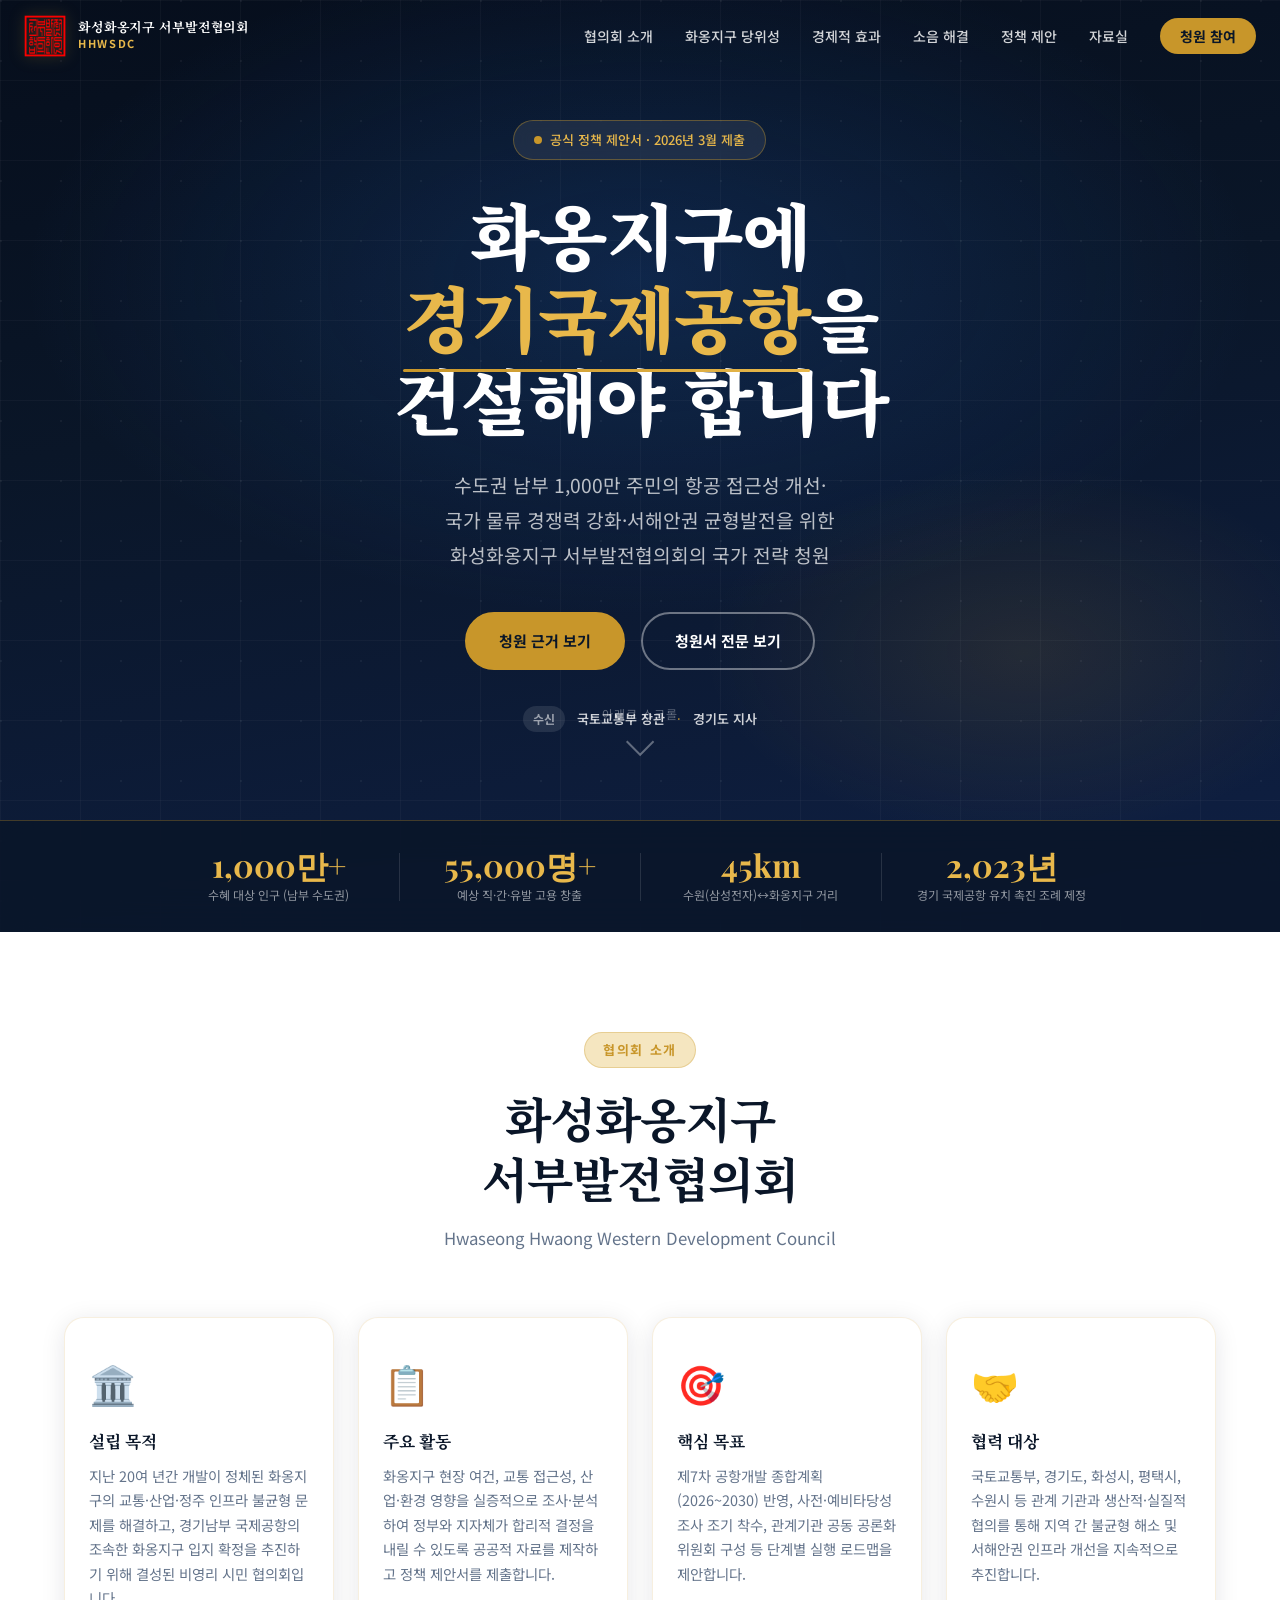
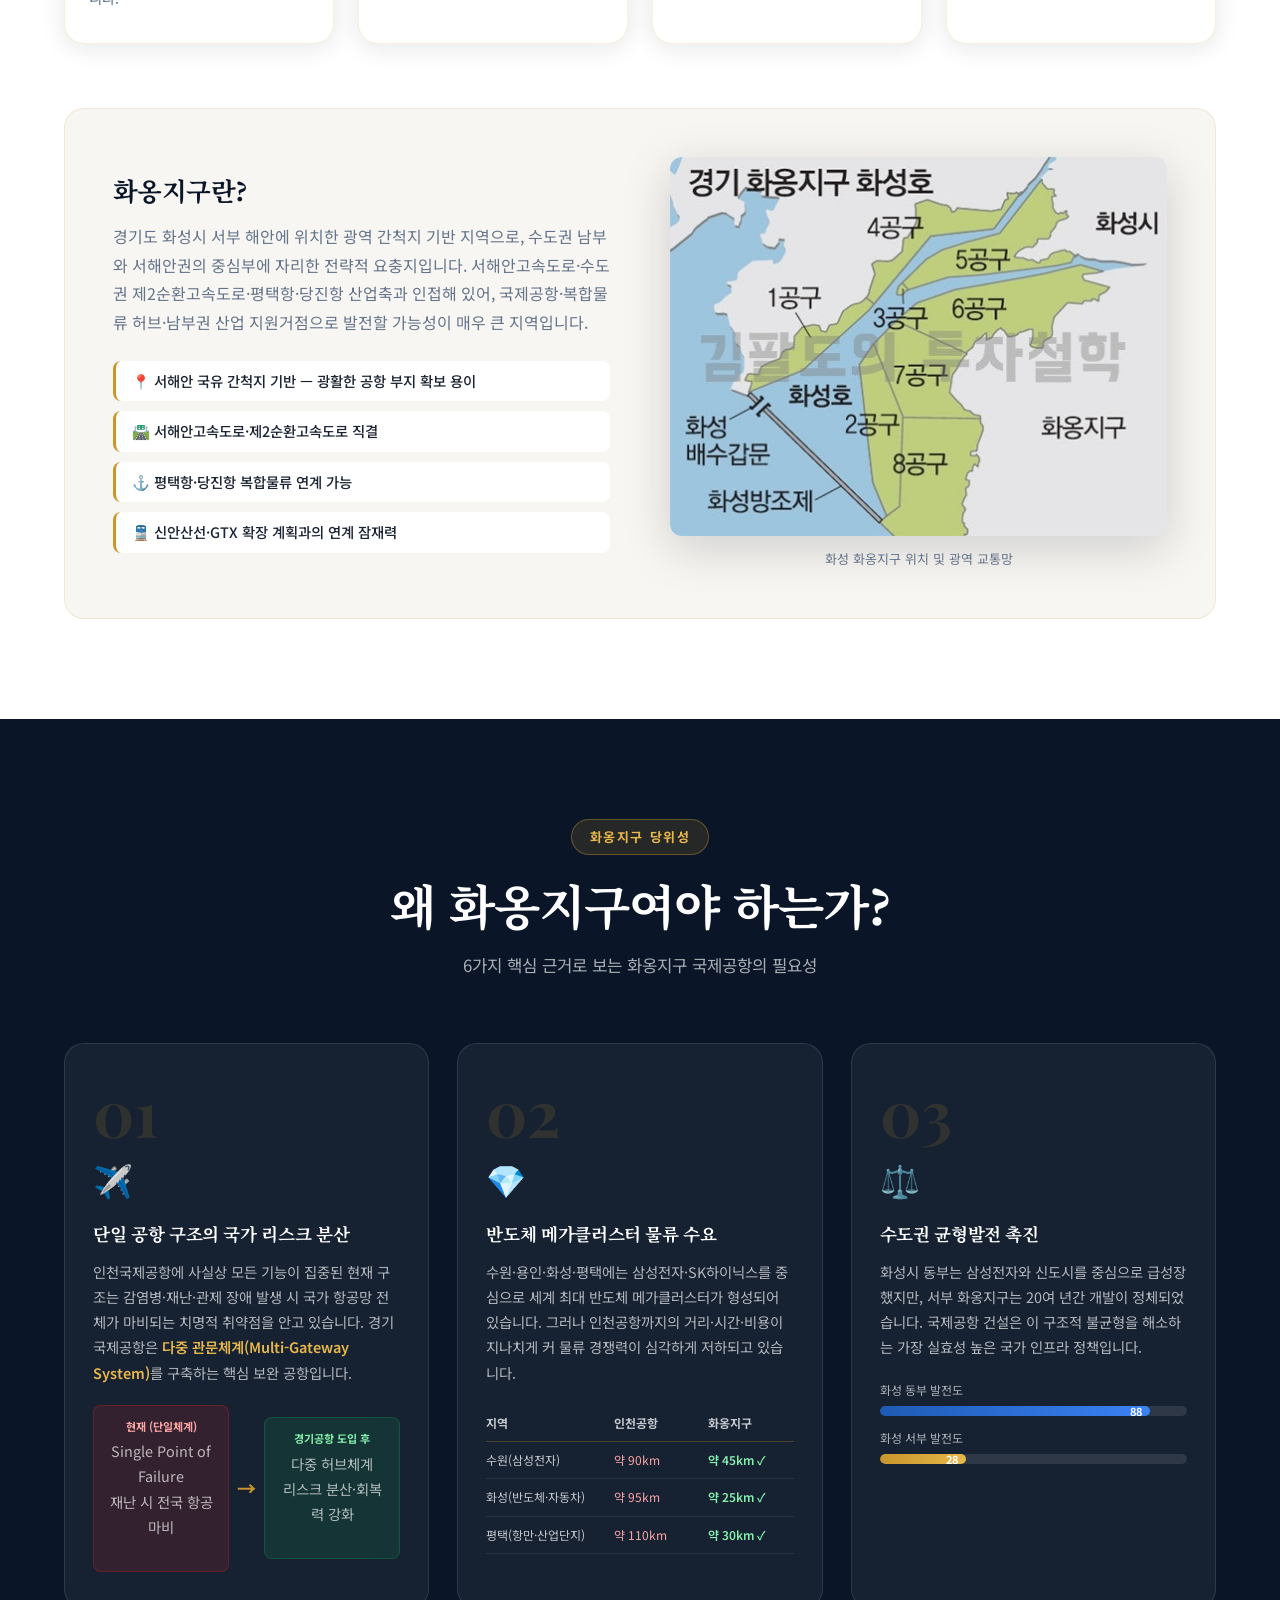
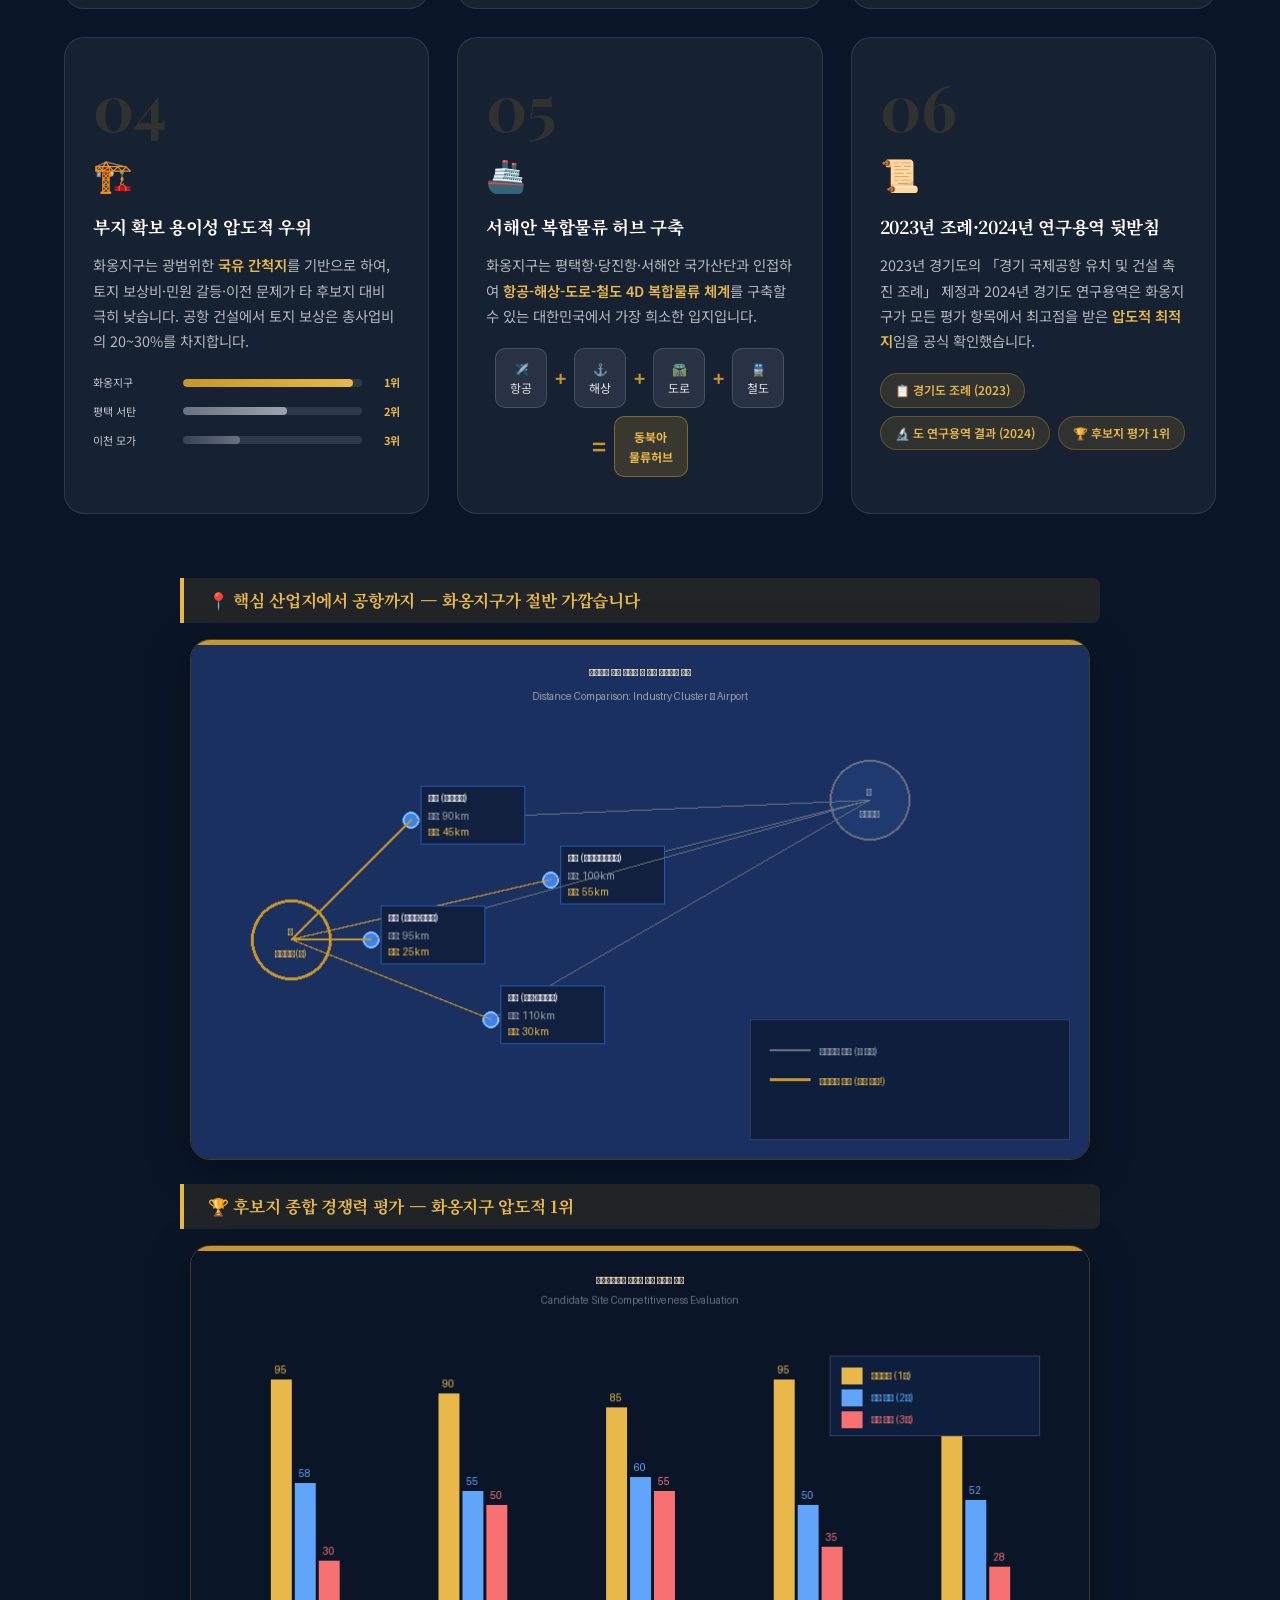
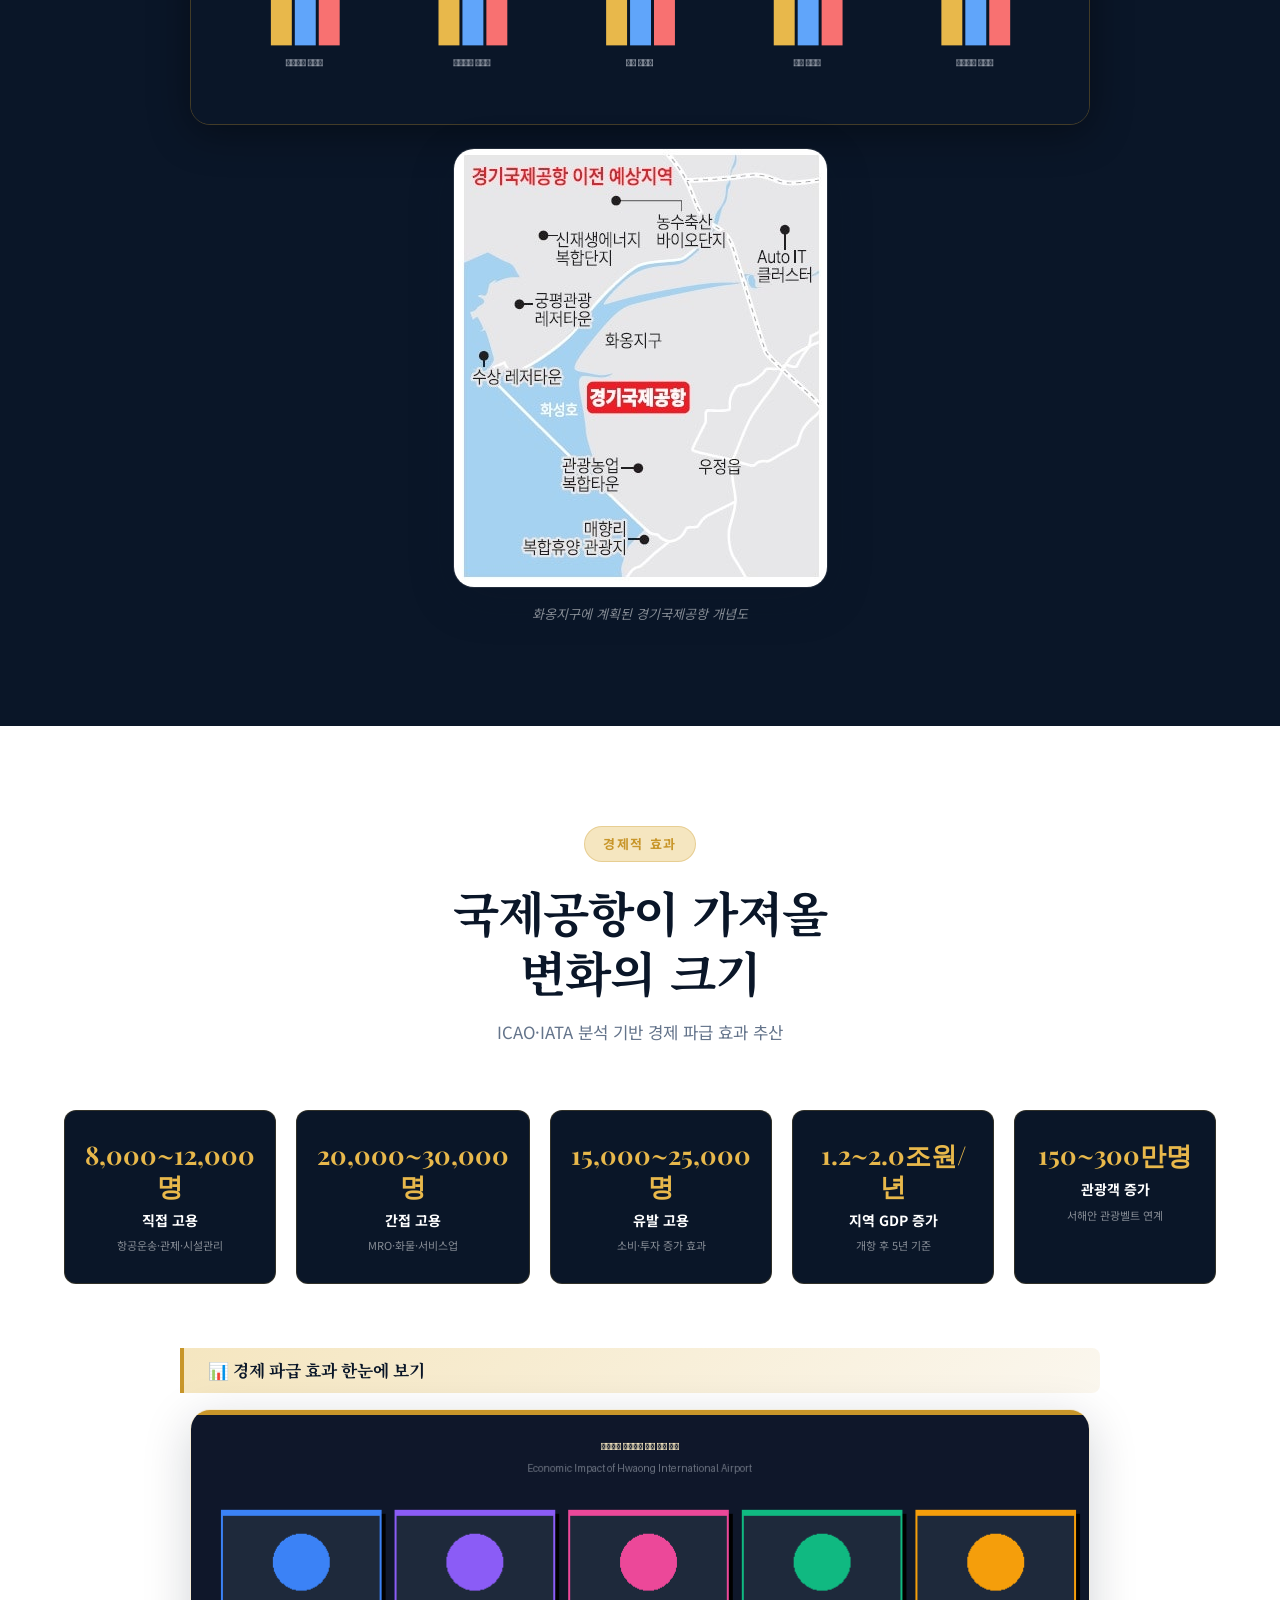
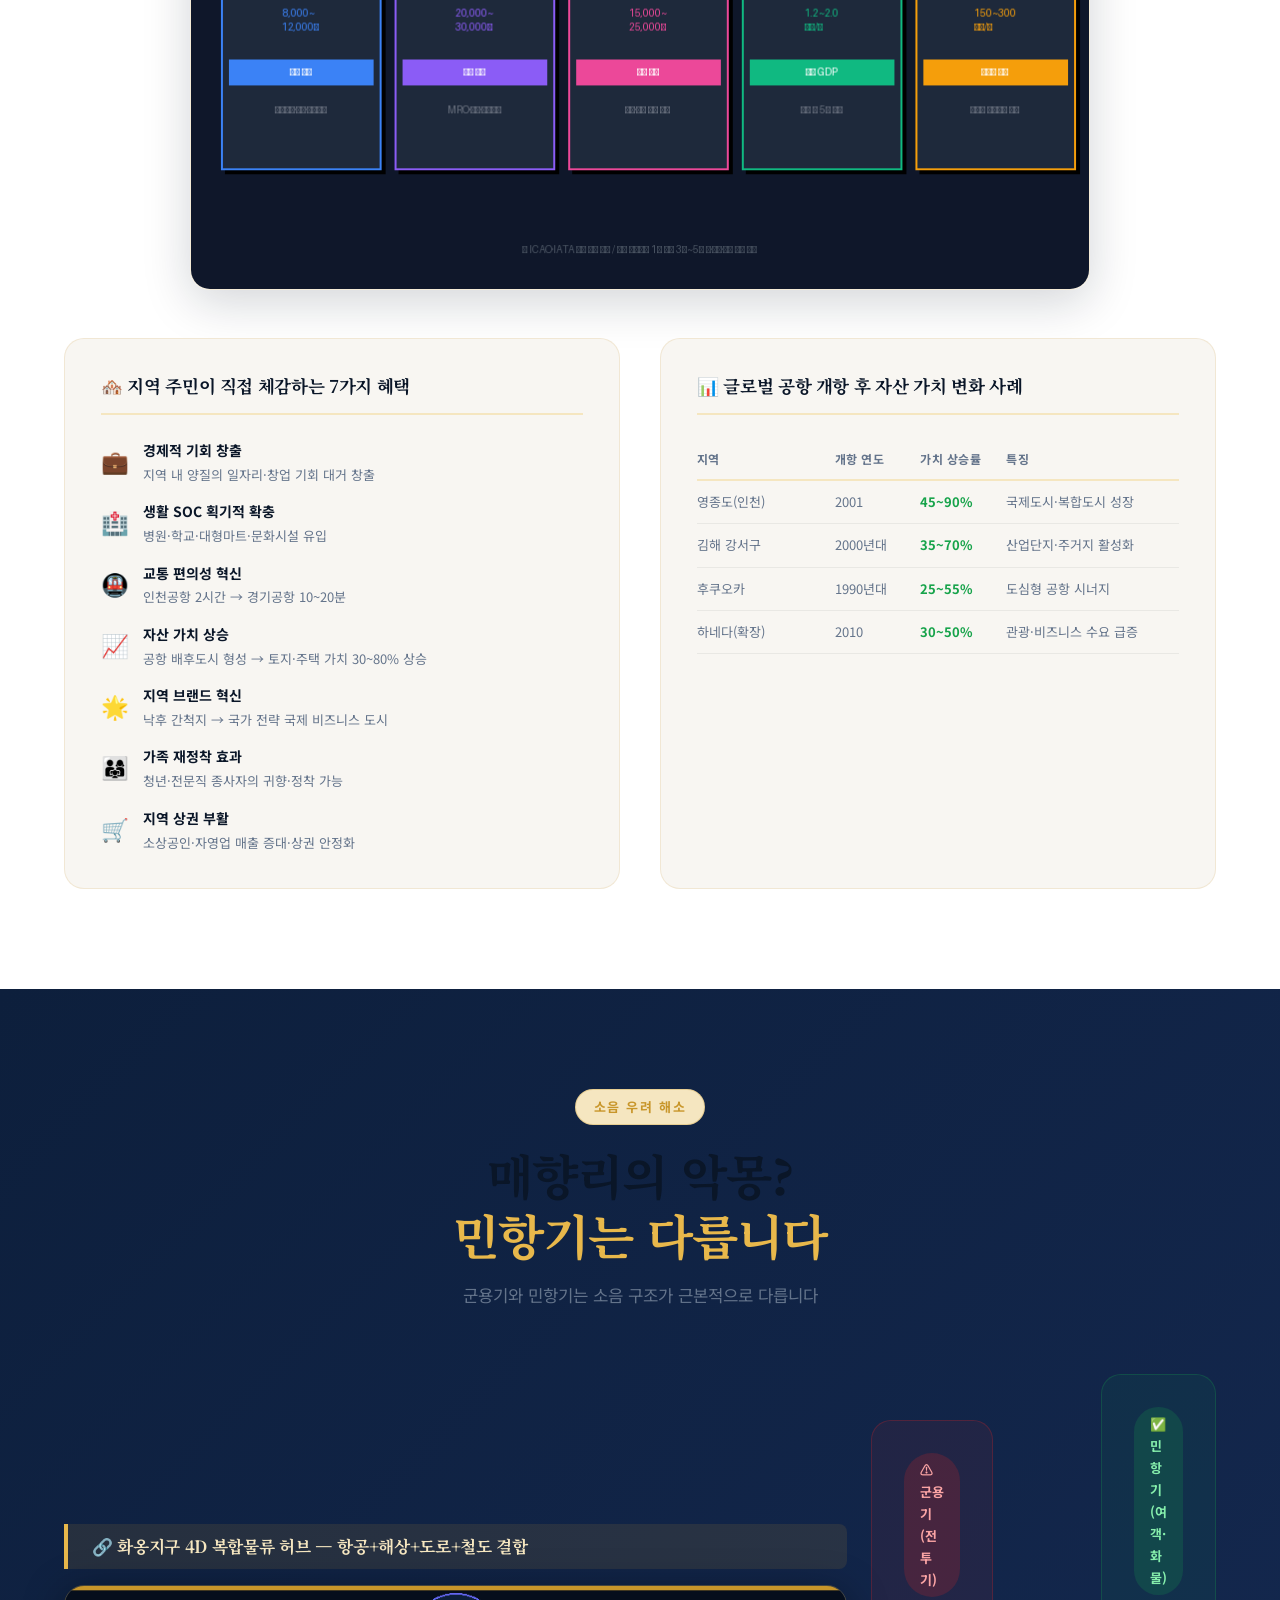
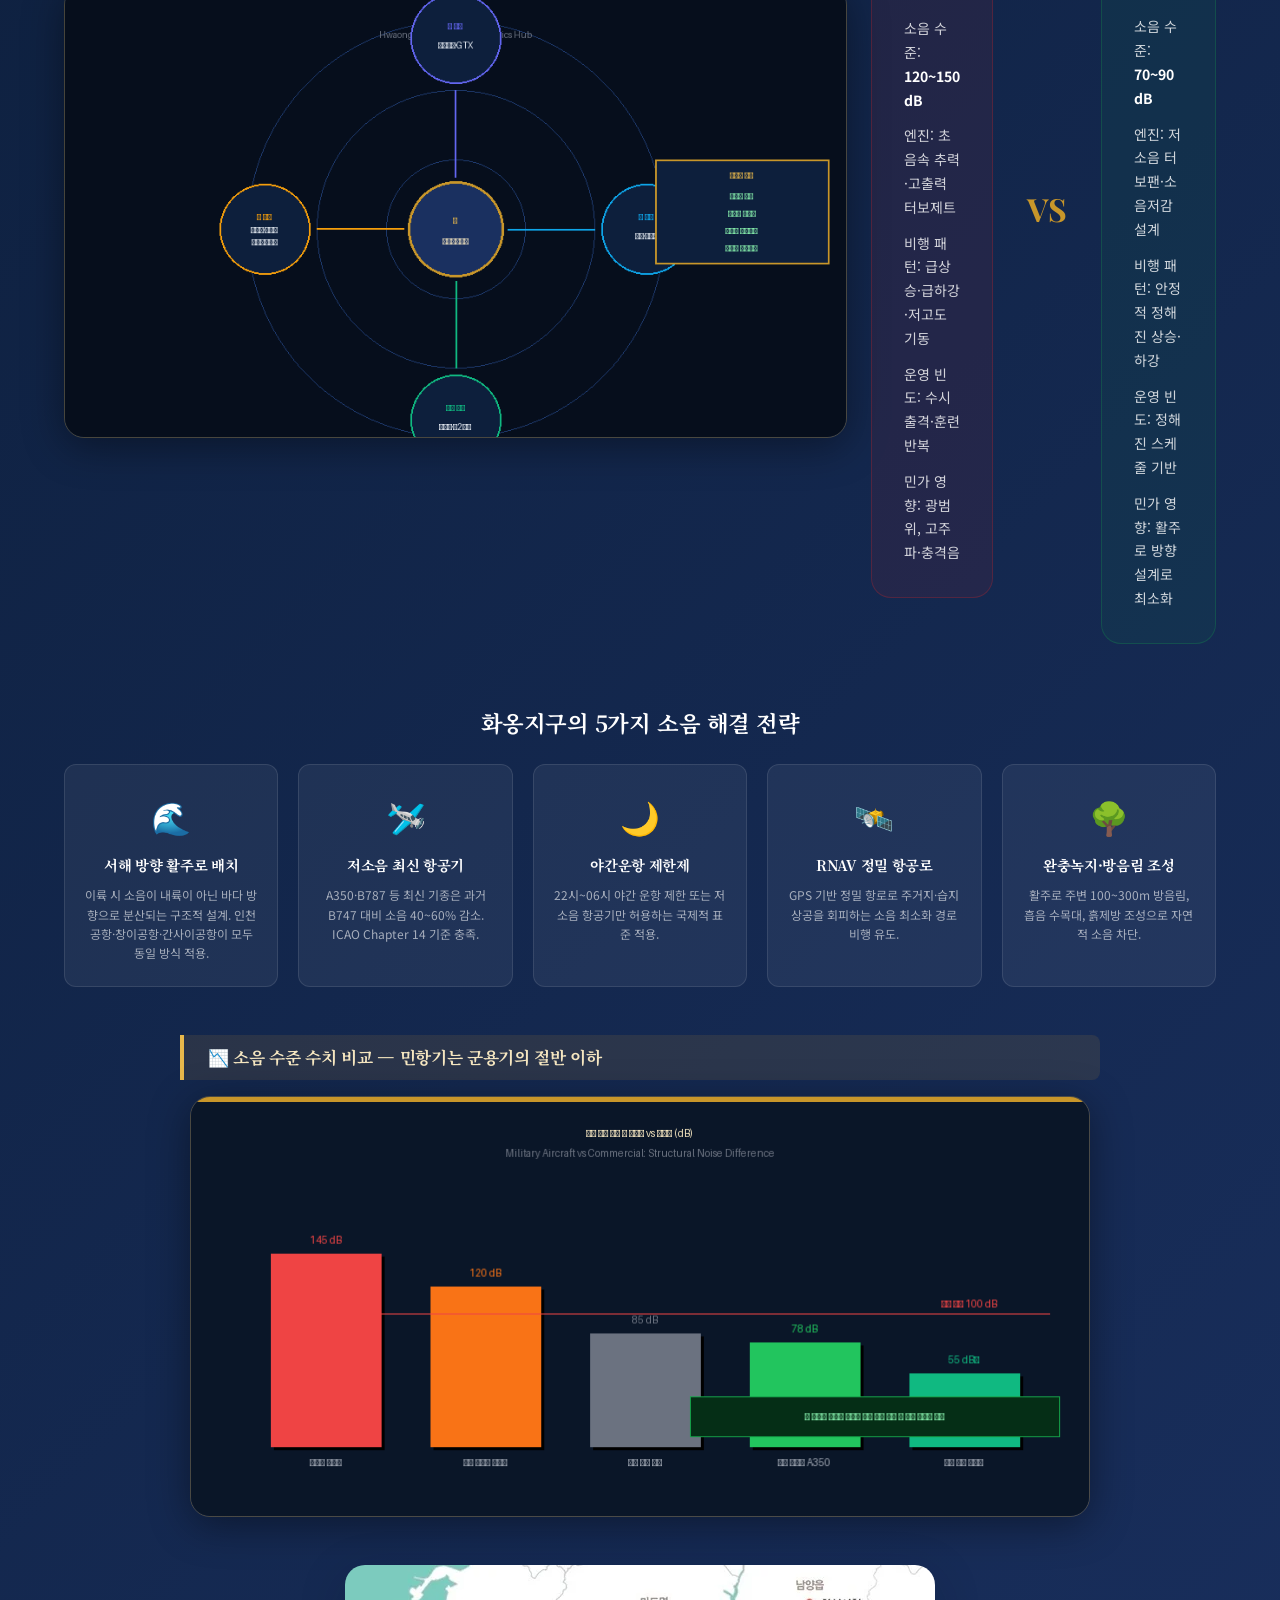
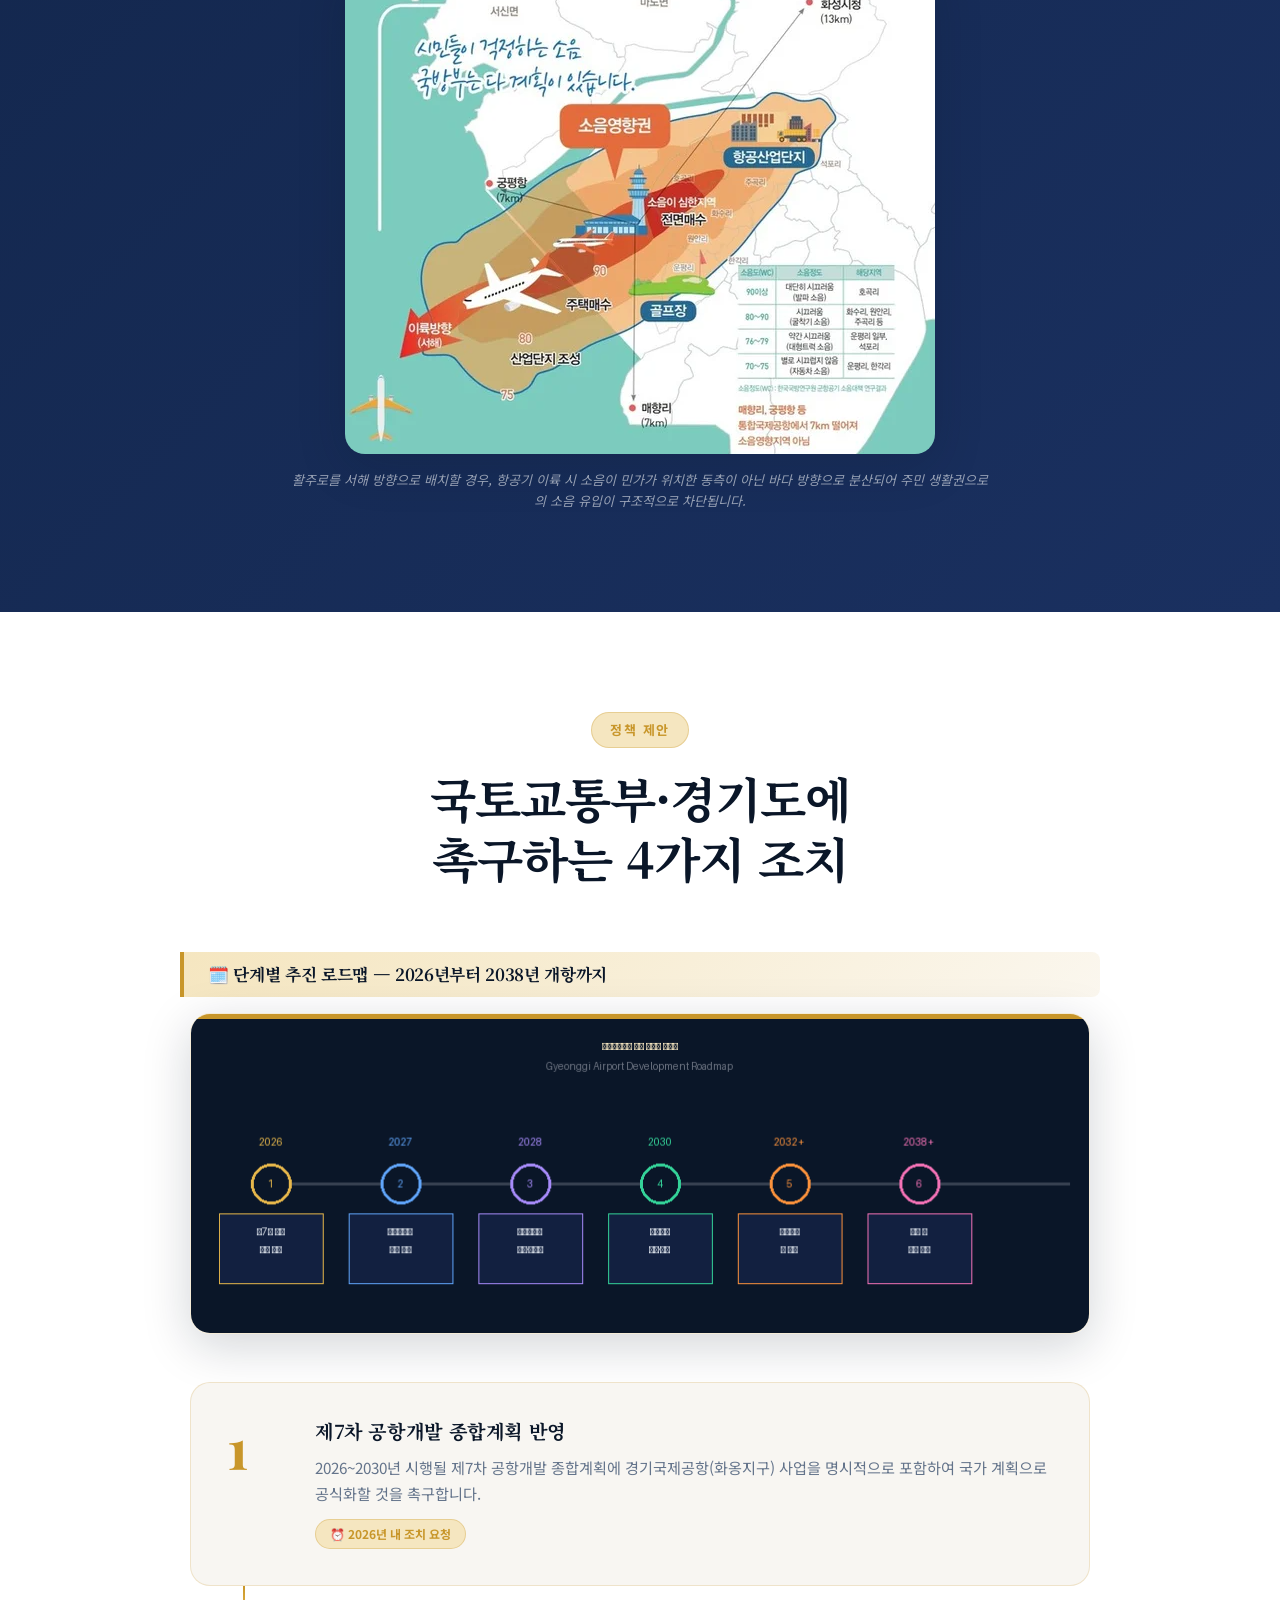
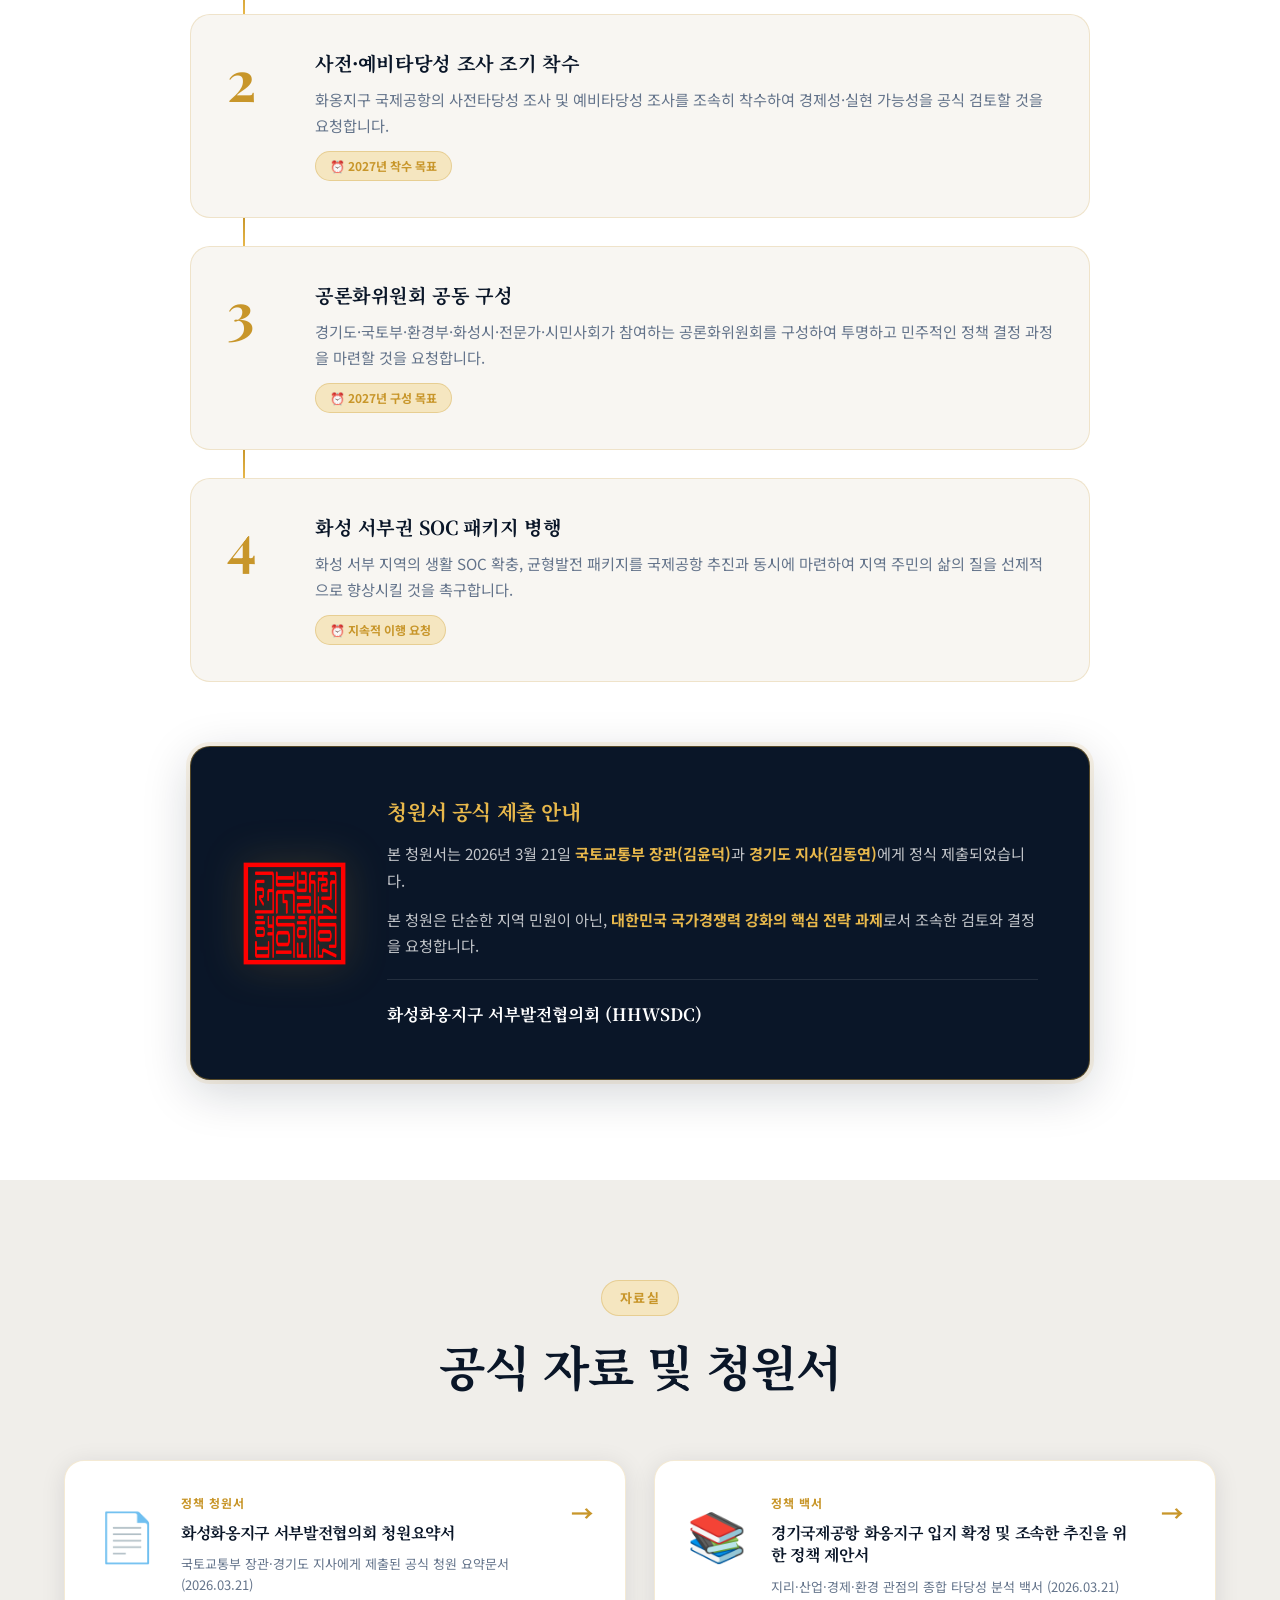
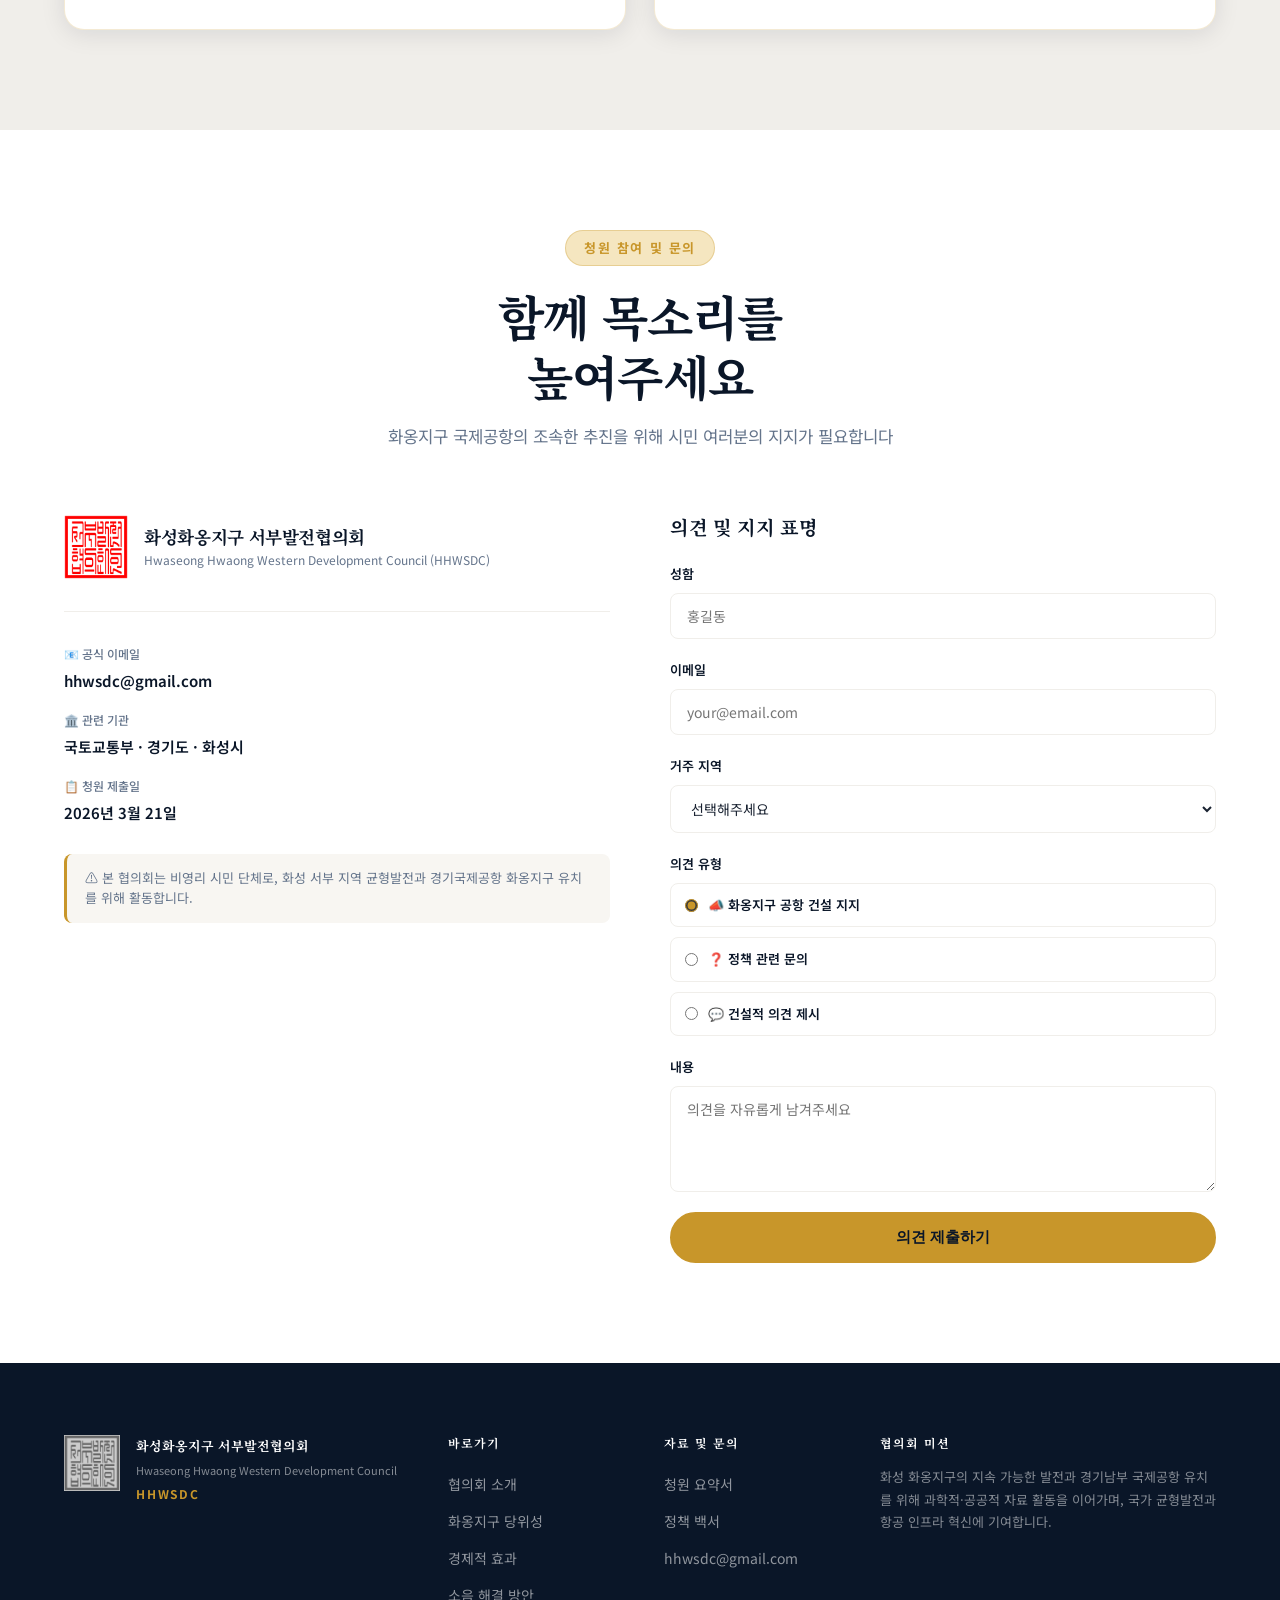
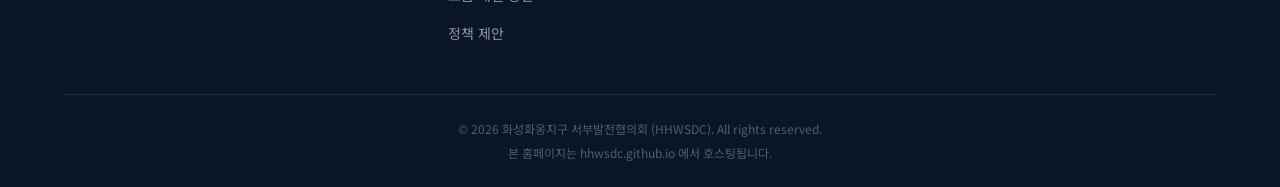
<file: docs/index.html>
<!DOCTYPE html>
<html lang="ko">
<head>
  <meta charset="UTF-8" />
  <meta name="viewport" content="width=device-width, initial-scale=1.0" />
  <title>화성화옹지구 서부발전협의회 | HHWSDC</title>
  <meta name="description" content="화성화옹지구 서부발전협의회(HHWSDC)는 화성 서부 지역의 균형발전과 경기남부 국제공항의 화옹지구 건설을 추진하는 시민 협의회입니다." />
  <meta property="og:title" content="화성화옹지구 서부발전협의회 | HHWSDC" />
  <meta property="og:description" content="경기국제공항 화옹지구 입지 확정 및 조속한 추진을 위한 정책 제안" />
  <meta property="og:type" content="website" />

  <!-- Google Fonts -->
  <link rel="preconnect" href="https://fonts.googleapis.com">
  <link href="https://fonts.googleapis.com/css2?family=Noto+Serif+KR:wght@400;600;700;900&family=Noto+Sans+KR:wght@300;400;500;700&family=Playfair+Display:wght@700;900&display=swap" rel="stylesheet">

  <link rel="stylesheet" href="assets/css/style.css" />
</head>
<body>

<!-- ─── NAVIGATION ─── -->
<nav class="navbar" id="navbar">
  <div class="nav-inner">
    <a href="#" class="nav-logo">
      <img src="assets/img/hwaong_west_stamp.png" alt="HHWSDC 인장" class="logo-stamp" />
      <div class="logo-text">
        <span class="logo-ko">화성화옹지구 서부발전협의회</span>
        <span class="logo-en">HHWSDC</span>
      </div>
    </a>
    <button class="hamburger" id="hamburger" aria-label="메뉴 열기">
      <span></span><span></span><span></span>
    </button>
    <ul class="nav-links" id="navLinks">
      <li><a href="#about">협의회 소개</a></li>
      <li><a href="#why">화옹지구 당위성</a></li>
      <li><a href="#impact">경제적 효과</a></li>
      <li><a href="#noise">소음 해결</a></li>
      <li><a href="#policy">정책 제안</a></li>
      <li><a href="#documents">자료실</a></li>
      <li><a href="#contact" class="nav-cta">청원 참여</a></li>
    </ul>
  </div>
</nav>

<!-- ─── HERO ─── -->
<section class="hero" id="hero">
  <div class="hero-bg">
    <div class="hero-overlay"></div>
    <div class="hero-grid"></div>
  </div>
  <div class="hero-content">
    <div class="hero-badge reveal">
      <span class="badge-dot"></span>
      공식 정책 제안서 · 2026년 3월 제출
    </div>
    <h1 class="hero-title reveal delay-1">
      화옹지구에<br />
      <span class="hero-accent">경기국제공항</span>을<br />
      건설해야 합니다
    </h1>
    <p class="hero-sub reveal delay-2">
      수도권 남부 1,000만 주민의 항공 접근성 개선·<br />
      국가 물류 경쟁력 강화·서해안권 균형발전을 위한<br />
      화성화옹지구 서부발전협의회의 국가 전략 청원
    </p>
    <div class="hero-actions reveal delay-3">
      <a href="#why" class="btn btn-primary">청원 근거 보기</a>
      <a href="pages/petition.html" class="btn btn-outline">청원서 전문 보기</a>
    </div>
    <div class="hero-recipients reveal delay-4">
      <span class="recipient-label">수신</span>
      <span class="recipient-item">국토교통부 장관</span>
      <span class="recipient-sep">·</span>
      <span class="recipient-item">경기도 지사</span>
    </div>
  </div>
  <div class="hero-scroll-hint">
    <span>아래로 스크롤</span>
    <div class="scroll-arrow"></div>
  </div>
  <div class="hero-stat-strip">
    <div class="stat-item">
      <div class="stat-num" data-target="1000" data-suffix="만+">—</div>
      <div class="stat-label">수혜 대상 인구 (남부 수도권)</div>
    </div>
    <div class="stat-divider"></div>
    <div class="stat-item">
      <div class="stat-num" data-target="55000" data-suffix="명+">—</div>
      <div class="stat-label">예상 직·간·유발 고용 창출</div>
    </div>
    <div class="stat-divider"></div>
    <div class="stat-item">
      <div class="stat-num" data-target="45" data-suffix="km">—</div>
      <div class="stat-label">수원(삼성전자)↔화옹지구 거리</div>
    </div>
    <div class="stat-divider"></div>
    <div class="stat-item">
      <div class="stat-num" data-target="2023" data-suffix="년">—</div>
      <div class="stat-label">경기 국제공항 유치 촉진 조례 제정</div>
    </div>
  </div>
</section>

<!-- ─── ABOUT ─── -->
<section class="section" id="about">
  <div class="container">
    <div class="section-header reveal">
      <div class="section-tag">협의회 소개</div>
      <h2 class="section-title">화성화옹지구<br />서부발전협의회</h2>
      <p class="section-desc">Hwaseong Hwaong Western Development Council</p>
    </div>
    <div class="about-grid">
      <div class="about-card reveal">
        <div class="about-icon">🏛️</div>
        <h3>설립 목적</h3>
        <p>지난 20여 년간 개발이 정체된 화옹지구의 교통·산업·정주 인프라 불균형 문제를 해결하고, 경기남부 국제공항의 조속한 화옹지구 입지 확정을 추진하기 위해 결성된 비영리 시민 협의회입니다.</p>
      </div>
      <div class="about-card reveal delay-1">
        <div class="about-icon">📋</div>
        <h3>주요 활동</h3>
        <p>화옹지구 현장 여건, 교통 접근성, 산업·환경 영향을 실증적으로 조사·분석하여 정부와 지자체가 합리적 결정을 내릴 수 있도록 공공적 자료를 제작하고 정책 제안서를 제출합니다.</p>
      </div>
      <div class="about-card reveal delay-2">
        <div class="about-icon">🎯</div>
        <h3>핵심 목표</h3>
        <p>제7차 공항개발 종합계획(2026~2030) 반영, 사전·예비타당성 조사 조기 착수, 관계기관 공동 공론화위원회 구성 등 단계별 실행 로드맵을 제안합니다.</p>
      </div>
      <div class="about-card reveal delay-3">
        <div class="about-icon">🤝</div>
        <h3>협력 대상</h3>
        <p>국토교통부, 경기도, 화성시, 평택시, 수원시 등 관계 기관과 생산적·실질적 협의를 통해 지역 간 불균형 해소 및 서해안권 인프라 개선을 지속적으로 추진합니다.</p>
      </div>
    </div>
    <div class="about-region reveal">
      <div class="region-text">
        <h3>화옹지구란?</h3>
        <p>경기도 화성시 서부 해안에 위치한 광역 간척지 기반 지역으로, 수도권 남부와 서해안권의 중심부에 자리한 전략적 요충지입니다. 서해안고속도로·수도권 제2순환고속도로·평택항·당진항 산업축과 인접해 있어, 국제공항·복합물류 허브·남부권 산업 지원거점으로 발전할 가능성이 매우 큰 지역입니다.</p>
        <ul class="region-features">
          <li>📍 서해안 국유 간척지 기반 — 광활한 공항 부지 확보 용이</li>
          <li>🛣️ 서해안고속도로·제2순환고속도로 직결</li>
          <li>⚓ 평택항·당진항 복합물류 연계 가능</li>
          <li>🚆 신안산선·GTX 확장 계획과의 연계 잠재력</li>
        </ul>
      </div>
      <div class="region-map">
        <img src="assets/img/hwaong_region.png" alt="화옹지구 위치도" />
        <div class="map-caption">화성 화옹지구 위치 및 광역 교통망</div>
      </div>
    </div>
  </div>
</section>

<!-- ─── WHY HWAONG ─── -->
<section class="section section-dark" id="why">
  <div class="container">
    <div class="section-header reveal">
      <div class="section-tag light">화옹지구 당위성</div>
      <h2 class="section-title light">왜 화옹지구여야 하는가?</h2>
      <p class="section-desc light">6가지 핵심 근거로 보는 화옹지구 국제공항의 필요성</p>
    </div>

    <div class="reasons-grid">

      <div class="reason-card reveal">
        <div class="reason-number">01</div>
        <div class="reason-icon">✈️</div>
        <h3>단일 공항 구조의 국가 리스크 분산</h3>
        <p>인천국제공항에 사실상 모든 기능이 집중된 현재 구조는 감염병·재난·관제 장애 발생 시 국가 항공망 전체가 마비되는 치명적 취약점을 안고 있습니다. 경기국제공항은 <strong>다중 관문체계(Multi-Gateway System)</strong>를 구축하는 핵심 보완 공항입니다.</p>
        <div class="reason-compare">
          <div class="compare-item bad">
            <span>현재 (단일체계)</span>
            <p>Single Point of Failure<br/>재난 시 전국 항공 마비</p>
          </div>
          <div class="compare-arrow">→</div>
          <div class="compare-item good">
            <span>경기공항 도입 후</span>
            <p>다중 허브체계<br/>리스크 분산·회복력 강화</p>
          </div>
        </div>
      </div>

      <div class="reason-card reveal delay-1">
        <div class="reason-number">02</div>
        <div class="reason-icon">💎</div>
        <h3>반도체 메가클러스터 물류 수요</h3>
        <p>수원·용인·화성·평택에는 삼성전자·SK하이닉스를 중심으로 세계 최대 반도체 메가클러스터가 형성되어 있습니다. 그러나 인천공항까지의 거리·시간·비용이 지나치게 커 물류 경쟁력이 심각하게 저하되고 있습니다.</p>
        <div class="distance-table">
          <div class="dist-row header">
            <span>지역</span><span>인천공항</span><span>화옹지구</span>
          </div>
          <div class="dist-row">
            <span>수원(삼성전자)</span><span class="bad-dist">약 90km</span><span class="good-dist">약 45km ✓</span>
          </div>
          <div class="dist-row">
            <span>화성(반도체·자동차)</span><span class="bad-dist">약 95km</span><span class="good-dist">약 25km ✓</span>
          </div>
          <div class="dist-row">
            <span>평택(항만·산업단지)</span><span class="bad-dist">약 110km</span><span class="good-dist">약 30km ✓</span>
          </div>
        </div>
      </div>

      <div class="reason-card reveal delay-2">
        <div class="reason-number">03</div>
        <div class="reason-icon">⚖️</div>
        <h3>수도권 균형발전 촉진</h3>
        <p>화성시 동부는 삼성전자와 신도시를 중심으로 급성장했지만, 서부 화옹지구는 20여 년간 개발이 정체되었습니다. 국제공항 건설은 이 구조적 불균형을 해소하는 가장 실효성 높은 국가 인프라 정책입니다.</p>
        <div class="balance-bar">
          <div class="bar-label">화성 동부 발전도</div>
          <div class="bar-track"><div class="bar-fill east" style="width:88%">88</div></div>
          <div class="bar-label">화성 서부 발전도</div>
          <div class="bar-track"><div class="bar-fill west" style="width:28%">28</div></div>
        </div>
      </div>

      <div class="reason-card reveal">
        <div class="reason-number">04</div>
        <div class="reason-icon">🏗️</div>
        <h3>부지 확보 용이성 압도적 우위</h3>
        <p>화옹지구는 광범위한 <strong>국유 간척지</strong>를 기반으로 하여, 토지 보상비·민원 갈등·이전 문제가 타 후보지 대비 극히 낮습니다. 공항 건설에서 토지 보상은 총사업비의 20~30%를 차지합니다.</p>
        <div class="site-scores">
          <div class="score-item">
            <span class="score-site">화옹지구</span>
            <div class="score-bar"><div class="score-fill" style="width:95%"></div></div>
            <span class="score-val">1위</span>
          </div>
          <div class="score-item">
            <span class="score-site">평택 서탄</span>
            <div class="score-bar"><div class="score-fill mid" style="width:58%"></div></div>
            <span class="score-val">2위</span>
          </div>
          <div class="score-item">
            <span class="score-site">이천 모가</span>
            <div class="score-bar"><div class="score-fill low" style="width:32%"></div></div>
            <span class="score-val">3위</span>
          </div>
        </div>
      </div>

      <div class="reason-card reveal delay-1">
        <div class="reason-number">05</div>
        <div class="reason-icon">🚢</div>
        <h3>서해안 복합물류 허브 구축</h3>
        <p>화옹지구는 평택항·당진항·서해안 국가산단과 인접하여 <strong>항공-해상-도로-철도 4D 복합물류 체계</strong>를 구축할 수 있는 대한민국에서 가장 희소한 입지입니다.</p>
        <div class="hub-icons">
          <div class="hub-item">✈️<br/>항공</div>
          <div class="hub-plus">+</div>
          <div class="hub-item">⚓<br/>해상</div>
          <div class="hub-plus">+</div>
          <div class="hub-item">🛣️<br/>도로</div>
          <div class="hub-plus">+</div>
          <div class="hub-item">🚆<br/>철도</div>
          <div class="hub-equals">=</div>
          <div class="hub-result">동북아<br/>물류허브</div>
        </div>
      </div>

      <div class="reason-card reveal delay-2">
        <div class="reason-number">06</div>
        <div class="reason-icon">📜</div>
        <h3>2023년 조례·2024년 연구용역 뒷받침</h3>
        <p>2023년 경기도의 「경기 국제공항 유치 및 건설 촉진 조례」 제정과 2024년 경기도 연구용역은 화옹지구가 모든 평가 항목에서 최고점을 받은 <strong>압도적 최적지</strong>임을 공식 확인했습니다.</p>
        <div class="legal-badges">
          <div class="legal-badge">📋 경기도 조례 (2023)</div>
          <div class="legal-badge">🔬 도 연구용역 결과 (2024)</div>
          <div class="legal-badge">🏆 후보지 평가 1위</div>
        </div>
      </div>

    </div>

    <!-- Distance infographic -->
    <div class="infographic-block reveal">
      <h3 class="infographic-title">📍 핵심 산업지에서 공항까지 — 화옹지구가 절반 가깝습니다</h3>
      <img src="assets/img/distance_infographic.png" alt="경기남부 산업지→공항 이동거리 비교 인포그래픽" class="infographic-img" />
    </div>

    <!-- Site comparison chart -->
    <div class="infographic-block reveal">
      <h3 class="infographic-title">🏆 후보지 종합 경쟁력 평가 — 화옹지구 압도적 1위</h3>
      <img src="assets/img/site_comparison.png" alt="경기국제공항 후보지 경쟁력 비교 차트" class="infographic-img" />
    </div>

    <!-- Airport concept image -->
    <div class="airport-concept reveal">
      <img src="assets/img/airport.png" alt="화옹지구 국제공항 개념도" />
      <div class="concept-caption">화옹지구에 계획된 경기국제공항 개념도</div>
    </div>
  </div>
</section>

<!-- ─── ECONOMIC IMPACT ─── -->
<section class="section" id="impact">
  <div class="container">
    <div class="section-header reveal">
      <div class="section-tag">경제적 효과</div>
      <h2 class="section-title">국제공항이 가져올<br />변화의 크기</h2>
      <p class="section-desc">ICAO·IATA 분석 기반 경제 파급 효과 추산</p>
    </div>

    <div class="impact-stats reveal">
      <div class="impact-card">
        <div class="impact-num" data-target="8000" data-suffix="~12,000명">—</div>
        <div class="impact-label">직접 고용</div>
        <div class="impact-note">항공운송·관제·시설관리</div>
      </div>
      <div class="impact-card">
        <div class="impact-num" data-target="20000" data-suffix="~30,000명">—</div>
        <div class="impact-label">간접 고용</div>
        <div class="impact-note">MRO·화물·서비스업</div>
      </div>
      <div class="impact-card">
        <div class="impact-num" data-target="15000" data-suffix="~25,000명">—</div>
        <div class="impact-label">유발 고용</div>
        <div class="impact-note">소비·투자 증가 효과</div>
      </div>
      <div class="impact-card">
        <div class="impact-num" data-target="1.2" data-suffix="~2.0조원/년">—</div>
        <div class="impact-label">지역 GDP 증가</div>
        <div class="impact-note">개항 후 5년 기준</div>
      </div>
      <div class="impact-card">
        <div class="impact-num" data-target="150" data-suffix="~300만명">—</div>
        <div class="impact-label">관광객 증가</div>
        <div class="impact-note">서해안 관광벨트 연계</div>
      </div>
    </div>

    <!-- Economic impact infographic -->
    <div class="infographic-block reveal" style="margin-bottom:48px;">
      <h3 class="infographic-title">📊 경제 파급 효과 한눈에 보기</h3>
      <img src="assets/img/economic_impact.png" alt="화옹지구 국제공항 경제 파급 효과 인포그래픽" class="infographic-img" />
    </div>

    <div class="impact-detail">
      <div class="impact-block reveal">
        <h3>🏘️ 지역 주민이 직접 체감하는 7가지 혜택</h3>
        <div class="benefit-grid">
          <div class="benefit-item">
            <span class="benefit-icon">💼</span>
            <div>
              <strong>경제적 기회 창출</strong>
              <p>지역 내 양질의 일자리·창업 기회 대거 창출</p>
            </div>
          </div>
          <div class="benefit-item">
            <span class="benefit-icon">🏥</span>
            <div>
              <strong>생활 SOC 획기적 확충</strong>
              <p>병원·학교·대형마트·문화시설 유입</p>
            </div>
          </div>
          <div class="benefit-item">
            <span class="benefit-icon">🚇</span>
            <div>
              <strong>교통 편의성 혁신</strong>
              <p>인천공항 2시간 → 경기공항 10~20분</p>
            </div>
          </div>
          <div class="benefit-item">
            <span class="benefit-icon">📈</span>
            <div>
              <strong>자산 가치 상승</strong>
              <p>공항 배후도시 형성 → 토지·주택 가치 30~80% 상승</p>
            </div>
          </div>
          <div class="benefit-item">
            <span class="benefit-icon">🌟</span>
            <div>
              <strong>지역 브랜드 혁신</strong>
              <p>낙후 간척지 → 국가 전략 국제 비즈니스 도시</p>
            </div>
          </div>
          <div class="benefit-item">
            <span class="benefit-icon">👨‍👩‍👧</span>
            <div>
              <strong>가족 재정착 효과</strong>
              <p>청년·전문직 종사자의 귀향·정착 가능</p>
            </div>
          </div>
          <div class="benefit-item">
            <span class="benefit-icon">🛒</span>
            <div>
              <strong>지역 상권 부활</strong>
              <p>소상공인·자영업 매출 증대·상권 안정화</p>
            </div>
          </div>
        </div>
      </div>

      <div class="impact-block reveal">
        <h3>📊 글로벌 공항 개항 후 자산 가치 변화 사례</h3>
        <div class="value-table">
          <div class="vtable-row header">
            <span>지역</span><span>개항 연도</span><span>가치 상승률</span><span>특징</span>
          </div>
          <div class="vtable-row">
            <span>영종도(인천)</span><span>2001</span><span class="highlight">45~90%</span><span>국제도시·복합도시 성장</span>
          </div>
          <div class="vtable-row">
            <span>김해 강서구</span><span>2000년대</span><span class="highlight">35~70%</span><span>산업단지·주거지 활성화</span>
          </div>
          <div class="vtable-row">
            <span>후쿠오카</span><span>1990년대</span><span class="highlight">25~55%</span><span>도심형 공항 시너지</span>
          </div>
          <div class="vtable-row">
            <span>하네다(확장)</span><span>2010</span><span class="highlight">30~50%</span><span>관광·비즈니스 수요 급증</span>
          </div>
        </div>
      </div>
    </div>
  </div>
</section>

<!-- ─── NOISE SOLUTION ─── -->
<section class="section section-accent" id="noise">
  <div class="container">
    <div class="section-header reveal">
      <div class="section-tag">소음 우려 해소</div>
      <h2 class="section-title">매향리의 악몽?<br /><span class="accent-text">민항기는 다릅니다</span></h2>
      <p class="section-desc">군용기와 민항기는 소음 구조가 근본적으로 다릅니다</p>
    </div>

    <div class="noise-compare reveal">
      <!-- Transport hub infographic above noise compare -->
      <div style="grid-column:1/-1; width:100%; margin-bottom:32px;">
        <div class="infographic-block">
          <h3 class="infographic-title" style="color:#f5e6c0;">🔗 화옹지구 4D 복합물류 허브 — 항공+해상+도로+철도 결합</h3>
          <img src="assets/img/transport_hub.png" alt="화옹지구 복합물류 허브 다이어그램" class="infographic-img" />
        </div>
      </div>      <div class="noise-col military">
        <div class="noise-badge bad">⚠️ 군용기 (전투기)</div>
        <ul>
          <li>소음 수준: <strong>120~150 dB</strong></li>
          <li>엔진: 초음속 추력·고출력 터보제트</li>
          <li>비행 패턴: 급상승·급하강·저고도 기동</li>
          <li>운영 빈도: 수시 출격·훈련 반복</li>
          <li>민가 영향: 광범위, 고주파·충격음</li>
        </ul>
      </div>
      <div class="noise-vs">VS</div>
      <div class="noise-col civilian">
        <div class="noise-badge good">✅ 민항기 (여객·화물)</div>
        <ul>
          <li>소음 수준: <strong>70~90 dB</strong></li>
          <li>엔진: 저소음 터보팬·소음저감 설계</li>
          <li>비행 패턴: 안정적 정해진 상승·하강</li>
          <li>운영 빈도: 정해진 스케줄 기반</li>
          <li>민가 영향: 활주로 방향 설계로 최소화</li>
        </ul>
      </div>
    </div>

    <div class="noise-solutions reveal">
      <h3>화옹지구의 5가지 소음 해결 전략</h3>
      <div class="solutions-grid">
        <div class="solution-card">
          <div class="sol-icon">🌊</div>
          <h4>서해 방향 활주로 배치</h4>
          <p>이륙 시 소음이 내륙이 아닌 바다 방향으로 분산되는 구조적 설계. 인천공항·창이공항·간사이공항이 모두 동일 방식 적용.</p>
        </div>
        <div class="solution-card">
          <div class="sol-icon">🛩️</div>
          <h4>저소음 최신 항공기</h4>
          <p>A350·B787 등 최신 기종은 과거 B747 대비 소음 40~60% 감소. ICAO Chapter 14 기준 충족.</p>
        </div>
        <div class="solution-card">
          <div class="sol-icon">🌙</div>
          <h4>야간운항 제한제</h4>
          <p>22시~06시 야간 운항 제한 또는 저소음 항공기만 허용하는 국제적 표준 적용.</p>
        </div>
        <div class="solution-card">
          <div class="sol-icon">🛰️</div>
          <h4>RNAV 정밀 항공로</h4>
          <p>GPS 기반 정밀 항로로 주거지·습지 상공을 회피하는 소음 최소화 경로 비행 유도.</p>
        </div>
        <div class="solution-card">
          <div class="sol-icon">🌳</div>
          <h4>완충녹지·방음림 조성</h4>
          <p>활주로 주변 100~300m 방음림, 흡음 수목대, 흙제방 조성으로 자연적 소음 차단.</p>
        </div>
      </div>
    </div>

    <!-- Noise chart infographic -->
    <div class="infographic-block reveal" style="margin-bottom:48px;">
      <h3 class="infographic-title" style="color:#f5e6c0;">📉 소음 수준 수치 비교 — 민항기는 군용기의 절반 이하</h3>
      <img src="assets/img/noise_chart.png" alt="군용기 vs 민항기 소음 수준 비교 차트" class="infographic-img" />
    </div>

    <div class="noise-image reveal">
      <img src="assets/img/hwaong_noise_deletion.png" alt="화옹지구 소음 영향 차단 구조" />
      <p class="noise-caption">활주로를 서해 방향으로 배치할 경우, 항공기 이륙 시 소음이 민가가 위치한 동측이 아닌 바다 방향으로 분산되어 주민 생활권으로의 소음 유입이 구조적으로 차단됩니다.</p>
    </div>
  </div>
</section>

<!-- ─── POLICY ─── -->
<section class="section" id="policy">
  <div class="container">
    <div class="section-header reveal">
      <div class="section-tag">정책 제안</div>
      <h2 class="section-title">국토교통부·경기도에<br />촉구하는 4가지 조치</h2>
    </div>
    <!-- Roadmap infographic -->
    <div class="infographic-block reveal" style="margin-bottom:48px;">
      <h3 class="infographic-title">🗓️ 단계별 추진 로드맵 — 2026년부터 2038년 개항까지</h3>
      <img src="assets/img/roadmap.png" alt="경기국제공항 추진 단계별 로드맵" class="infographic-img" />
    </div>

    <div class="policy-roadmap">
      <div class="road-item reveal">
        <div class="road-num">1</div>
        <div class="road-content">
          <h3>제7차 공항개발 종합계획 반영</h3>
          <p>2026~2030년 시행될 제7차 공항개발 종합계획에 경기국제공항(화옹지구) 사업을 명시적으로 포함하여 국가 계획으로 공식화할 것을 촉구합니다.</p>
          <div class="road-deadline">⏰ 2026년 내 조치 요청</div>
        </div>
      </div>
      <div class="road-connector"></div>
      <div class="road-item reveal delay-1">
        <div class="road-num">2</div>
        <div class="road-content">
          <h3>사전·예비타당성 조사 조기 착수</h3>
          <p>화옹지구 국제공항의 사전타당성 조사 및 예비타당성 조사를 조속히 착수하여 경제성·실현 가능성을 공식 검토할 것을 요청합니다.</p>
          <div class="road-deadline">⏰ 2027년 착수 목표</div>
        </div>
      </div>
      <div class="road-connector"></div>
      <div class="road-item reveal delay-2">
        <div class="road-num">3</div>
        <div class="road-content">
          <h3>공론화위원회 공동 구성</h3>
          <p>경기도·국토부·환경부·화성시·전문가·시민사회가 참여하는 공론화위원회를 구성하여 투명하고 민주적인 정책 결정 과정을 마련할 것을 요청합니다.</p>
          <div class="road-deadline">⏰ 2027년 구성 목표</div>
        </div>
      </div>
      <div class="road-connector"></div>
      <div class="road-item reveal delay-3">
        <div class="road-num">4</div>
        <div class="road-content">
          <h3>화성 서부권 SOC 패키지 병행</h3>
          <p>화성 서부 지역의 생활 SOC 확충, 균형발전 패키지를 국제공항 추진과 동시에 마련하여 지역 주민의 삶의 질을 선제적으로 향상시킬 것을 촉구합니다.</p>
          <div class="road-deadline">⏰ 지속적 이행 요청</div>
        </div>
      </div>
    </div>

    <div class="petition-box reveal">
      <div class="petition-box-inner">
        <div class="petition-stamp">
          <img src="assets/img/hwaong_west_stamp.png" alt="화옹지구 서부발전협의회 인장" />
        </div>
        <div class="petition-text">
          <h3>청원서 공식 제출 안내</h3>
          <p>본 청원서는 2026년 3월 21일 <strong>국토교통부 장관(김윤덕)</strong>과 <strong>경기도 지사(김동연)</strong>에게 정식 제출되었습니다.</p>
          <p>본 청원은 단순한 지역 민원이 아닌, <strong>대한민국 국가경쟁력 강화의 핵심 전략 과제</strong>로서 조속한 검토와 결정을 요청합니다.</p>
          <div class="petition-sign">
            화성화옹지구 서부발전협의회 (HHWSDC)
          </div>
        </div>
      </div>
    </div>
  </div>
</section>

<!-- ─── DOCUMENTS ─── -->
<section class="section section-gray" id="documents">
  <div class="container">
    <div class="section-header reveal">
      <div class="section-tag">자료실</div>
      <h2 class="section-title">공식 자료 및 청원서</h2>
    </div>
    <div class="docs-grid">
      <a href="pages/petition.html" class="doc-card reveal">
        <div class="doc-icon">📄</div>
        <div class="doc-info">
          <div class="doc-type">정책 청원서</div>
          <h3>화성화옹지구 서부발전협의회 청원요약서</h3>
          <p>국토교통부 장관·경기도 지사에게 제출된 공식 청원 요약문서 (2026.03.21)</p>
        </div>
        <div class="doc-arrow">→</div>
      </a>
      <a href="pages/whitepaper.html" class="doc-card reveal delay-1">
        <div class="doc-icon">📚</div>
        <div class="doc-info">
          <div class="doc-type">정책 백서</div>
          <h3>경기국제공항 화옹지구 입지 확정 및 조속한 추진을 위한 정책 제안서</h3>
          <p>지리·산업·경제·환경 관점의 종합 타당성 분석 백서 (2026.03.21)</p>
        </div>
        <div class="doc-arrow">→</div>
      </a>
    </div>
  </div>
</section>

<!-- ─── CONTACT ─── -->
<section class="section" id="contact">
  <div class="container">
    <div class="section-header reveal">
      <div class="section-tag">청원 참여 및 문의</div>
      <h2 class="section-title">함께 목소리를<br />높여주세요</h2>
      <p class="section-desc">화옹지구 국제공항의 조속한 추진을 위해 시민 여러분의 지지가 필요합니다</p>
    </div>

    <div class="contact-grid">
      <div class="contact-info reveal">
        <div class="contact-org">
          <img src="assets/img/hwaong_west_stamp.png" alt="인장" class="contact-stamp" />
          <div>
            <h3>화성화옹지구 서부발전협의회</h3>
            <p class="contact-en">Hwaseong Hwaong Western Development Council (HHWSDC)</p>
          </div>
        </div>
        <div class="contact-items">
          <div class="contact-item">
            <span class="ci-label">📧 공식 이메일</span>
            <a href="mailto:hhwsdc@gmail.com" class="ci-value">hhwsdc@gmail.com</a>
          </div>
          <div class="contact-item">
            <span class="ci-label">🏛️ 관련 기관</span>
            <span class="ci-value">국토교통부 · 경기도 · 화성시</span>
          </div>
          <div class="contact-item">
            <span class="ci-label">📋 청원 제출일</span>
            <span class="ci-value">2026년 3월 21일</span>
          </div>
        </div>
        <div class="contact-note">
          <p>⚠️ 본 협의회는 비영리 시민 단체로, 화성 서부 지역 균형발전과 경기국제공항 화옹지구 유치를 위해 활동합니다.</p>
        </div>
      </div>

      <div class="contact-form-area reveal delay-1">
        <h3>의견 및 지지 표명</h3>
        <form class="contact-form" id="contactForm">
          <div class="form-group">
            <label>성함</label>
            <input type="text" placeholder="홍길동" required />
          </div>
          <div class="form-group">
            <label>이메일</label>
            <input type="email" placeholder="your@email.com" required />
          </div>
          <div class="form-group">
            <label>거주 지역</label>
            <select>
              <option value="">선택해주세요</option>
              <option>화성시 서부</option>
              <option>화성시 동부</option>
              <option>수원시</option>
              <option>평택시</option>
              <option>안산시</option>
              <option>시흥시</option>
              <option>용인시</option>
              <option>기타 경기도</option>
              <option>서울 및 수도권</option>
              <option>기타</option>
            </select>
          </div>
          <div class="form-group">
            <label>의견 유형</label>
            <div class="radio-group">
              <label class="radio-label"><input type="radio" name="opinion" value="support" checked /> 📣 화옹지구 공항 건설 지지</label>
              <label class="radio-label"><input type="radio" name="opinion" value="question" /> ❓ 정책 관련 문의</label>
              <label class="radio-label"><input type="radio" name="opinion" value="concern" /> 💬 건설적 의견 제시</label>
            </div>
          </div>
          <div class="form-group">
            <label>내용</label>
            <textarea placeholder="의견을 자유롭게 남겨주세요" rows="4"></textarea>
          </div>
          <button type="submit" class="btn btn-primary full-width">의견 제출하기</button>
        </form>
      </div>
    </div>
  </div>
</section>

<!-- ─── FOOTER ─── -->
<footer class="footer">
  <div class="container">
    <div class="footer-grid">
      <div class="footer-brand">
        <img src="assets/img/hwaong_west_stamp_gray.png" alt="HHWSDC 인장" class="footer-stamp" />
        <div class="footer-org">
          <div class="footer-ko">화성화옹지구 서부발전협의회</div>
          <div class="footer-en">Hwaseong Hwaong Western Development Council</div>
          <div class="footer-abbr">HHWSDC</div>
        </div>
      </div>
      <div class="footer-links">
        <h4>바로가기</h4>
        <ul>
          <li><a href="#about">협의회 소개</a></li>
          <li><a href="#why">화옹지구 당위성</a></li>
          <li><a href="#impact">경제적 효과</a></li>
          <li><a href="#noise">소음 해결 방안</a></li>
          <li><a href="#policy">정책 제안</a></li>
        </ul>
      </div>
      <div class="footer-links">
        <h4>자료 및 문의</h4>
        <ul>
          <li><a href="pages/petition.html">청원 요약서</a></li>
          <li><a href="pages/whitepaper.html">정책 백서</a></li>
          <li><a href="mailto:hhwsdc@gmail.com">hhwsdc@gmail.com</a></li>
        </ul>
      </div>
      <div class="footer-mission">
        <h4>협의회 미션</h4>
        <p>화성 화옹지구의 지속 가능한 발전과 경기남부 국제공항 유치를 위해 과학적·공공적 자료 활동을 이어가며, 국가 균형발전과 항공 인프라 혁신에 기여합니다.</p>
      </div>
    </div>
    <div class="footer-bottom">
      <p>© 2026 화성화옹지구 서부발전협의회 (HHWSDC). All rights reserved.</p>
      <p>본 홈페이지는 hhwsdc.github.io 에서 호스팅됩니다.</p>
    </div>
  </div>
</footer>

<script src="assets/js/main.js"></script>
</body>
</html>
</file>
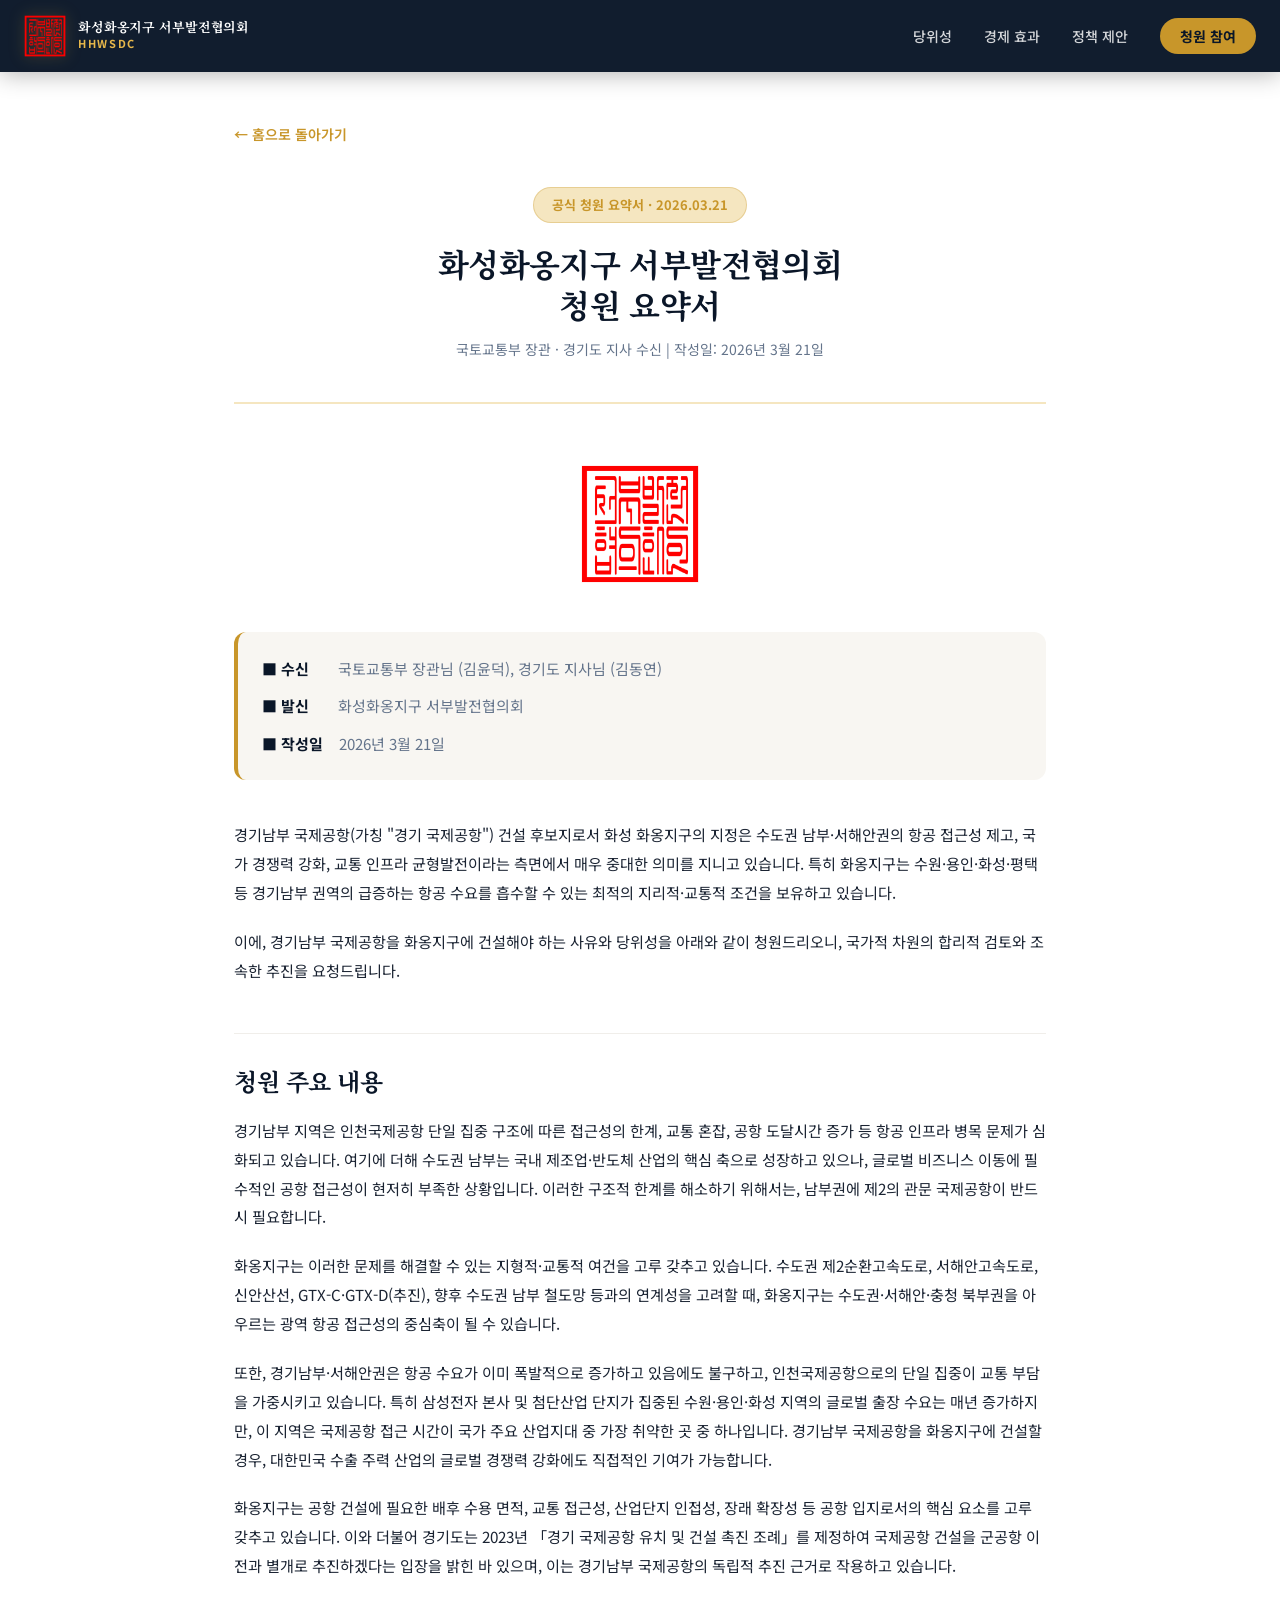
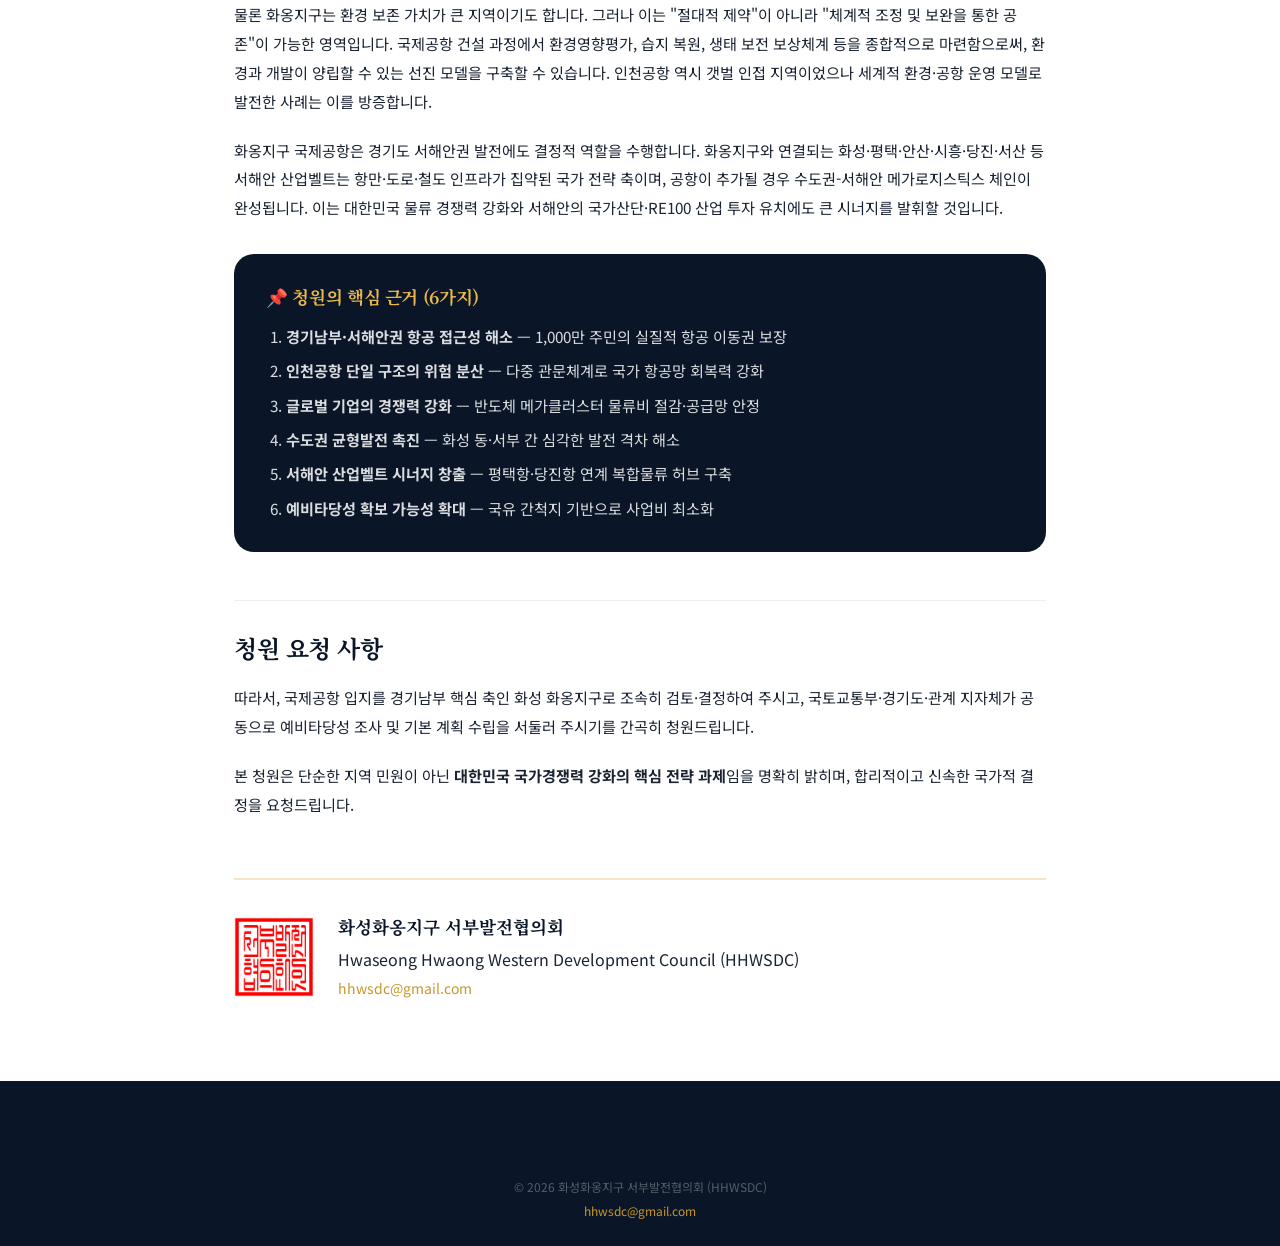
<file: docs/pages/petition.html>
<!DOCTYPE html>
<html lang="ko">
<head>
  <meta charset="UTF-8" />
  <meta name="viewport" content="width=device-width, initial-scale=1.0" />
  <title>청원 요약서 | 화성화옹지구 서부발전협의회</title>
  <link rel="preconnect" href="https://fonts.googleapis.com">
  <link href="https://fonts.googleapis.com/css2?family=Noto+Serif+KR:wght@400;600;700;900&family=Noto+Sans+KR:wght@300;400;500;700&display=swap" rel="stylesheet">
  <link rel="stylesheet" href="../assets/css/style.css" />
  <style>
    .doc-page { max-width: 860px; margin: 0 auto; padding: 120px 24px 80px; }
    .doc-page-header { text-align: center; margin-bottom: 60px; padding-bottom: 40px; border-bottom: 2px solid var(--gold-pale); }
    .doc-page-header .badge { display: inline-block; background: var(--gold-pale); color: var(--gold); font-size: 13px; font-weight: 700; padding: 6px 18px; border-radius: 100px; margin-bottom: 20px; border: 1px solid rgba(200,150,42,0.3); }
    .doc-page-header h1 { font-size: 2rem; color: var(--navy); margin-bottom: 12px; line-height: 1.3; }
    .doc-page-header .meta { font-size: 14px; color: var(--text-light); }
    .doc-stamp { text-align: center; margin-bottom: 48px; }
    .doc-stamp img { width: 120px; margin: 0 auto; }
    .recipients { display: flex; flex-direction: column; gap: 12px; margin-bottom: 40px; background: var(--off-white); border-radius: var(--radius); padding: 24px; border-left: 4px solid var(--gold); }
    .recipients .r-row { display: flex; gap: 16px; align-items: center; font-size: 15px; }
    .r-label { font-weight: 700; color: var(--navy); min-width: 60px; }
    .r-val { color: var(--text-light); }
    .petition-body { line-height: 1.9; color: var(--text); }
    .petition-body h2 { font-size: 1.5rem; color: var(--navy); margin: 48px 0 20px; padding-top: 32px; border-top: 1px solid var(--gray-light); }
    .petition-body p { margin-bottom: 20px; font-size: 0.95rem; }
    .petition-body .key-points { background: var(--navy); color: var(--white); border-radius: var(--radius-lg); padding: 32px; margin: 32px 0; }
    .petition-body .key-points h3 { color: var(--gold-light); margin-bottom: 16px; font-size: 1.1rem; }
    .petition-body .key-points ol { padding-left: 20px; display: flex; flex-direction: column; gap: 10px; }
    .petition-body .key-points li { color: rgba(255,255,255,0.85); font-size: 0.95rem; line-height: 1.6; }
    .petition-sig { margin-top: 60px; padding-top: 32px; border-top: 2px solid var(--gold-pale); display: flex; align-items: center; gap: 24px; }
    .petition-sig img { width: 80px; }
    .petition-sig-text strong { display: block; font-size: 1.1rem; color: var(--navy); margin-bottom: 4px; font-family: 'Noto Serif KR', serif; }
    .petition-sig-text a { color: var(--gold); font-size: 14px; }
    .back-link { display: inline-flex; align-items: center; gap: 8px; color: var(--gold); font-weight: 600; font-size: 14px; margin-bottom: 40px; }
    .back-link:hover { color: var(--gold-light); }
  </style>
</head>
<body>
<nav class="navbar scrolled" id="navbar">
  <div class="nav-inner">
    <a href="../index.html" class="nav-logo">
      <img src="../assets/img/hwaong_west_stamp.png" alt="HHWSDC" class="logo-stamp" />
      <div class="logo-text">
        <span class="logo-ko">화성화옹지구 서부발전협의회</span>
        <span class="logo-en">HHWSDC</span>
      </div>
    </a>
    <ul class="nav-links">
      <li><a href="../index.html#why">당위성</a></li>
      <li><a href="../index.html#impact">경제 효과</a></li>
      <li><a href="../index.html#policy">정책 제안</a></li>
      <li><a href="../index.html#contact" class="nav-cta">청원 참여</a></li>
    </ul>
  </div>
</nav>

<div class="doc-page">
  <a href="../index.html" class="back-link">← 홈으로 돌아가기</a>

  <div class="doc-page-header">
    <div class="badge">공식 청원 요약서 · 2026.03.21</div>
    <h1>화성화옹지구 서부발전협의회<br />청원 요약서</h1>
    <p class="meta">국토교통부 장관 · 경기도 지사 수신 | 작성일: 2026년 3월 21일</p>
  </div>

  <div class="doc-stamp">
    <img src="../assets/img/hwaong_west_stamp.png" alt="화옹지구 서부발전협의회 인장" />
  </div>

  <div class="recipients">
    <div class="r-row"><span class="r-label">■ 수신</span><span class="r-val">국토교통부 장관님 (김윤덕), 경기도 지사님 (김동연)</span></div>
    <div class="r-row"><span class="r-label">■ 발신</span><span class="r-val">화성화옹지구 서부발전협의회</span></div>
    <div class="r-row"><span class="r-label">■ 작성일</span><span class="r-val">2026년 3월 21일</span></div>
  </div>

  <div class="petition-body">
    <p>경기남부 국제공항(가칭 "경기 국제공항") 건설 후보지로서 화성 화옹지구의 지정은 수도권 남부·서해안권의 항공 접근성 제고, 국가 경쟁력 강화, 교통 인프라 균형발전이라는 측면에서 매우 중대한 의미를 지니고 있습니다. 특히 화옹지구는 수원·용인·화성·평택 등 경기남부 권역의 급증하는 항공 수요를 흡수할 수 있는 최적의 지리적·교통적 조건을 보유하고 있습니다.</p>

    <p>이에, 경기남부 국제공항을 화옹지구에 건설해야 하는 사유와 당위성을 아래와 같이 청원드리오니, 국가적 차원의 합리적 검토와 조속한 추진을 요청드립니다.</p>

    <h2>청원 주요 내용</h2>

    <p>경기남부 지역은 인천국제공항 단일 집중 구조에 따른 접근성의 한계, 교통 혼잡, 공항 도달시간 증가 등 항공 인프라 병목 문제가 심화되고 있습니다. 여기에 더해 수도권 남부는 국내 제조업·반도체 산업의 핵심 축으로 성장하고 있으나, 글로벌 비즈니스 이동에 필수적인 공항 접근성이 현저히 부족한 상황입니다. 이러한 구조적 한계를 해소하기 위해서는, 남부권에 제2의 관문 국제공항이 반드시 필요합니다.</p>

    <p>화옹지구는 이러한 문제를 해결할 수 있는 지형적·교통적 여건을 고루 갖추고 있습니다. 수도권 제2순환고속도로, 서해안고속도로, 신안산선, GTX-C·GTX-D(추진), 향후 수도권 남부 철도망 등과의 연계성을 고려할 때, 화옹지구는 수도권·서해안·충청 북부권을 아우르는 광역 항공 접근성의 중심축이 될 수 있습니다.</p>

    <p>또한, 경기남부·서해안권은 항공 수요가 이미 폭발적으로 증가하고 있음에도 불구하고, 인천국제공항으로의 단일 집중이 교통 부담을 가중시키고 있습니다. 특히 삼성전자 본사 및 첨단산업 단지가 집중된 수원·용인·화성 지역의 글로벌 출장 수요는 매년 증가하지만, 이 지역은 국제공항 접근 시간이 국가 주요 산업지대 중 가장 취약한 곳 중 하나입니다. 경기남부 국제공항을 화옹지구에 건설할 경우, 대한민국 수출 주력 산업의 글로벌 경쟁력 강화에도 직접적인 기여가 가능합니다.</p>

    <p>화옹지구는 공항 건설에 필요한 배후 수용 면적, 교통 접근성, 산업단지 인접성, 장래 확장성 등 공항 입지로서의 핵심 요소를 고루 갖추고 있습니다. 이와 더불어 경기도는 2023년 「경기 국제공항 유치 및 건설 촉진 조례」를 제정하여 국제공항 건설을 군공항 이전과 별개로 추진하겠다는 입장을 밝힌 바 있으며, 이는 경기남부 국제공항의 독립적 추진 근거로 작용하고 있습니다.</p>

    <p>물론 화옹지구는 환경 보존 가치가 큰 지역이기도 합니다. 그러나 이는 "절대적 제약"이 아니라 "체계적 조정 및 보완을 통한 공존"이 가능한 영역입니다. 국제공항 건설 과정에서 환경영향평가, 습지 복원, 생태 보전 보상체계 등을 종합적으로 마련함으로써, 환경과 개발이 양립할 수 있는 선진 모델을 구축할 수 있습니다. 인천공항 역시 갯벌 인접 지역이었으나 세계적 환경·공항 운영 모델로 발전한 사례는 이를 방증합니다.</p>

    <p>화옹지구 국제공항은 경기도 서해안권 발전에도 결정적 역할을 수행합니다. 화옹지구와 연결되는 화성·평택·안산·시흥·당진·서산 등 서해안 산업벨트는 항만·도로·철도 인프라가 집약된 국가 전략 축이며, 공항이 추가될 경우 수도권-서해안 메가로지스틱스 체인이 완성됩니다. 이는 대한민국 물류 경쟁력 강화와 서해안의 국가산단·RE100 산업 투자 유치에도 큰 시너지를 발휘할 것입니다.</p>

    <div class="key-points">
      <h3>📌 청원의 핵심 근거 (6가지)</h3>
      <ol>
        <li><strong>경기남부·서해안권 항공 접근성 해소</strong> — 1,000만 주민의 실질적 항공 이동권 보장</li>
        <li><strong>인천공항 단일 구조의 위험 분산</strong> — 다중 관문체계로 국가 항공망 회복력 강화</li>
        <li><strong>글로벌 기업의 경쟁력 강화</strong> — 반도체 메가클러스터 물류비 절감·공급망 안정</li>
        <li><strong>수도권 균형발전 촉진</strong> — 화성 동·서부 간 심각한 발전 격차 해소</li>
        <li><strong>서해안 산업벨트 시너지 창출</strong> — 평택항·당진항 연계 복합물류 허브 구축</li>
        <li><strong>예비타당성 확보 가능성 확대</strong> — 국유 간척지 기반으로 사업비 최소화</li>
      </ol>
    </div>

    <h2>청원 요청 사항</h2>
    <p>따라서, 국제공항 입지를 경기남부 핵심 축인 화성 화옹지구로 조속히 검토·결정하여 주시고, 국토교통부·경기도·관계 지자체가 공동으로 예비타당성 조사 및 기본 계획 수립을 서둘러 주시기를 간곡히 청원드립니다.</p>

    <p>본 청원은 단순한 지역 민원이 아닌 <strong>대한민국 국가경쟁력 강화의 핵심 전략 과제</strong>임을 명확히 밝히며, 합리적이고 신속한 국가적 결정을 요청드립니다.</p>
  </div>

  <div class="petition-sig">
    <img src="../assets/img/hwaong_west_stamp.png" alt="인장" />
    <div class="petition-sig-text">
      <strong>화성화옹지구 서부발전협의회</strong>
      <span>Hwaseong Hwaong Western Development Council (HHWSDC)</span><br />
      <a href="mailto:hhwsdc@gmail.com">hhwsdc@gmail.com</a>
    </div>
  </div>
</div>

<footer class="footer">
  <div class="container">
    <div class="footer-bottom">
      <p>© 2026 화성화옹지구 서부발전협의회 (HHWSDC)</p>
      <p><a href="mailto:hhwsdc@gmail.com" style="color:var(--gold)">hhwsdc@gmail.com</a></p>
    </div>
  </div>
</footer>
</body>
</html>
</file>
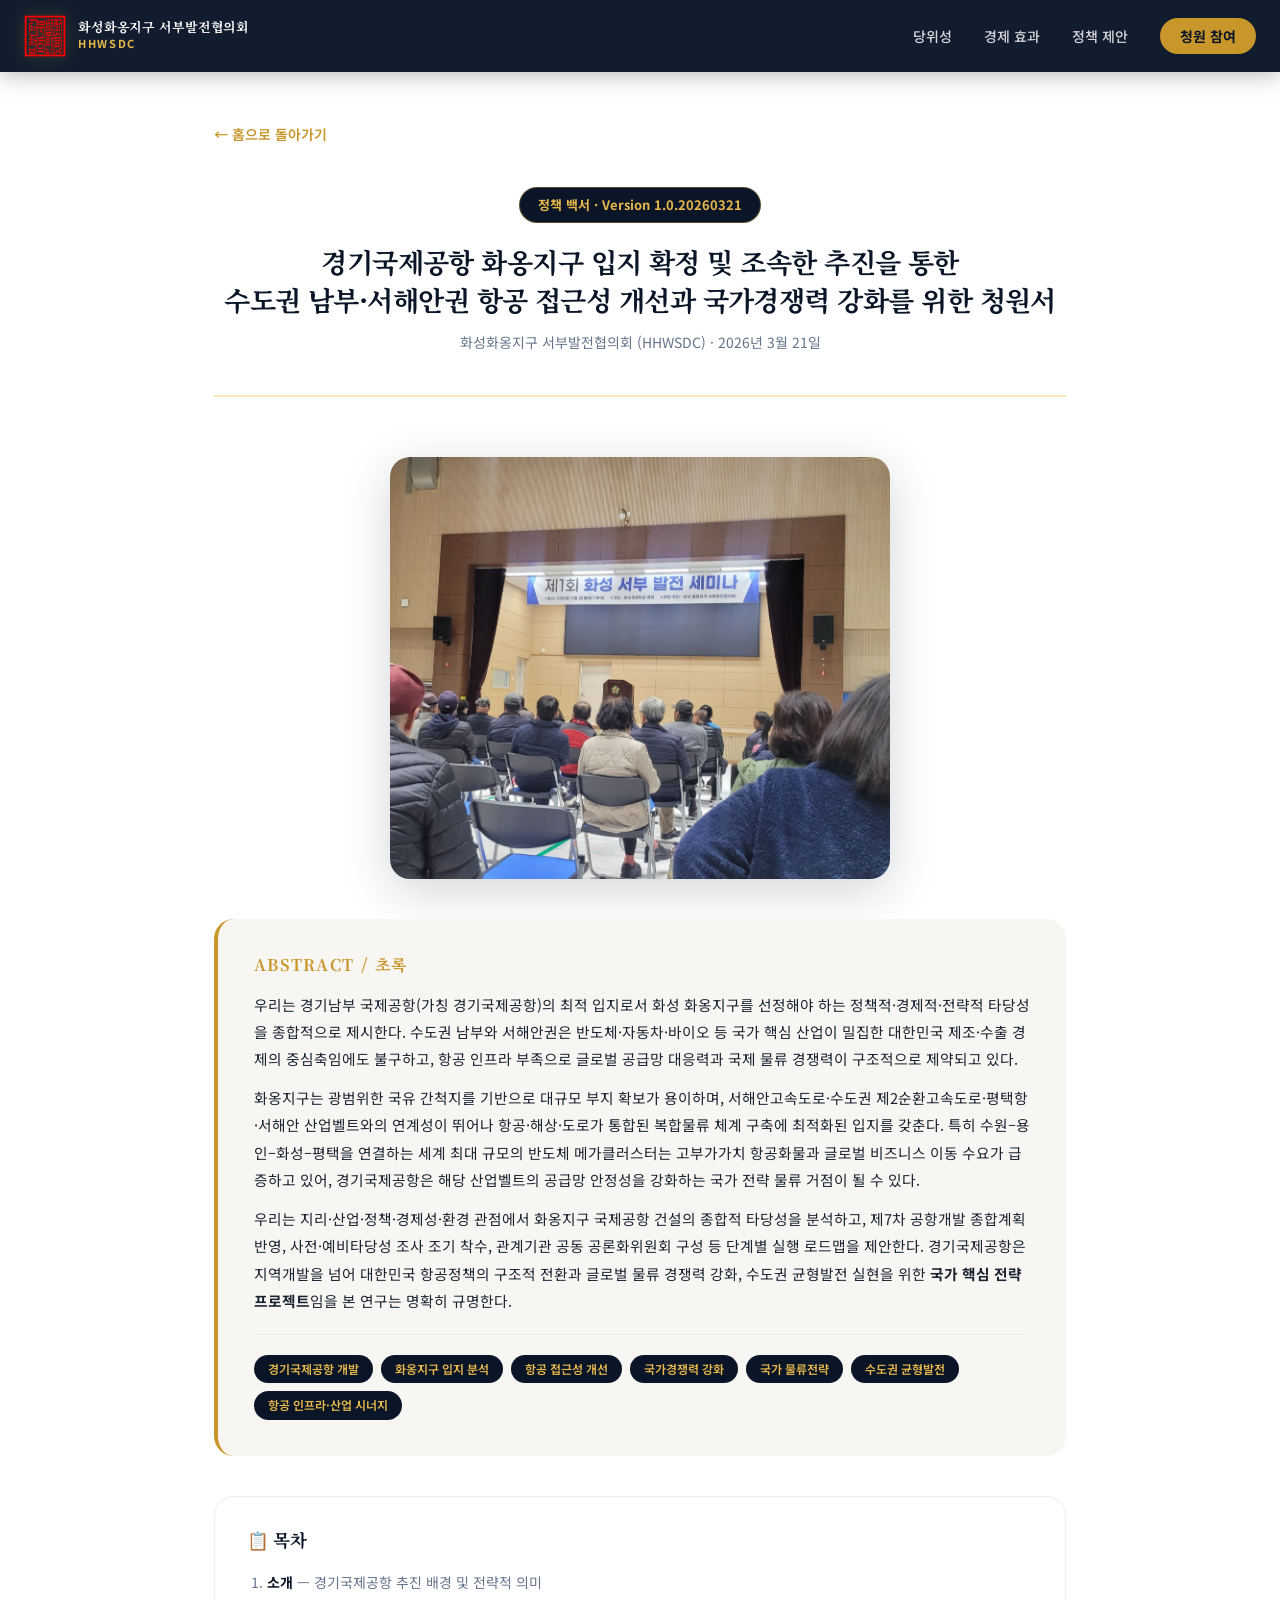
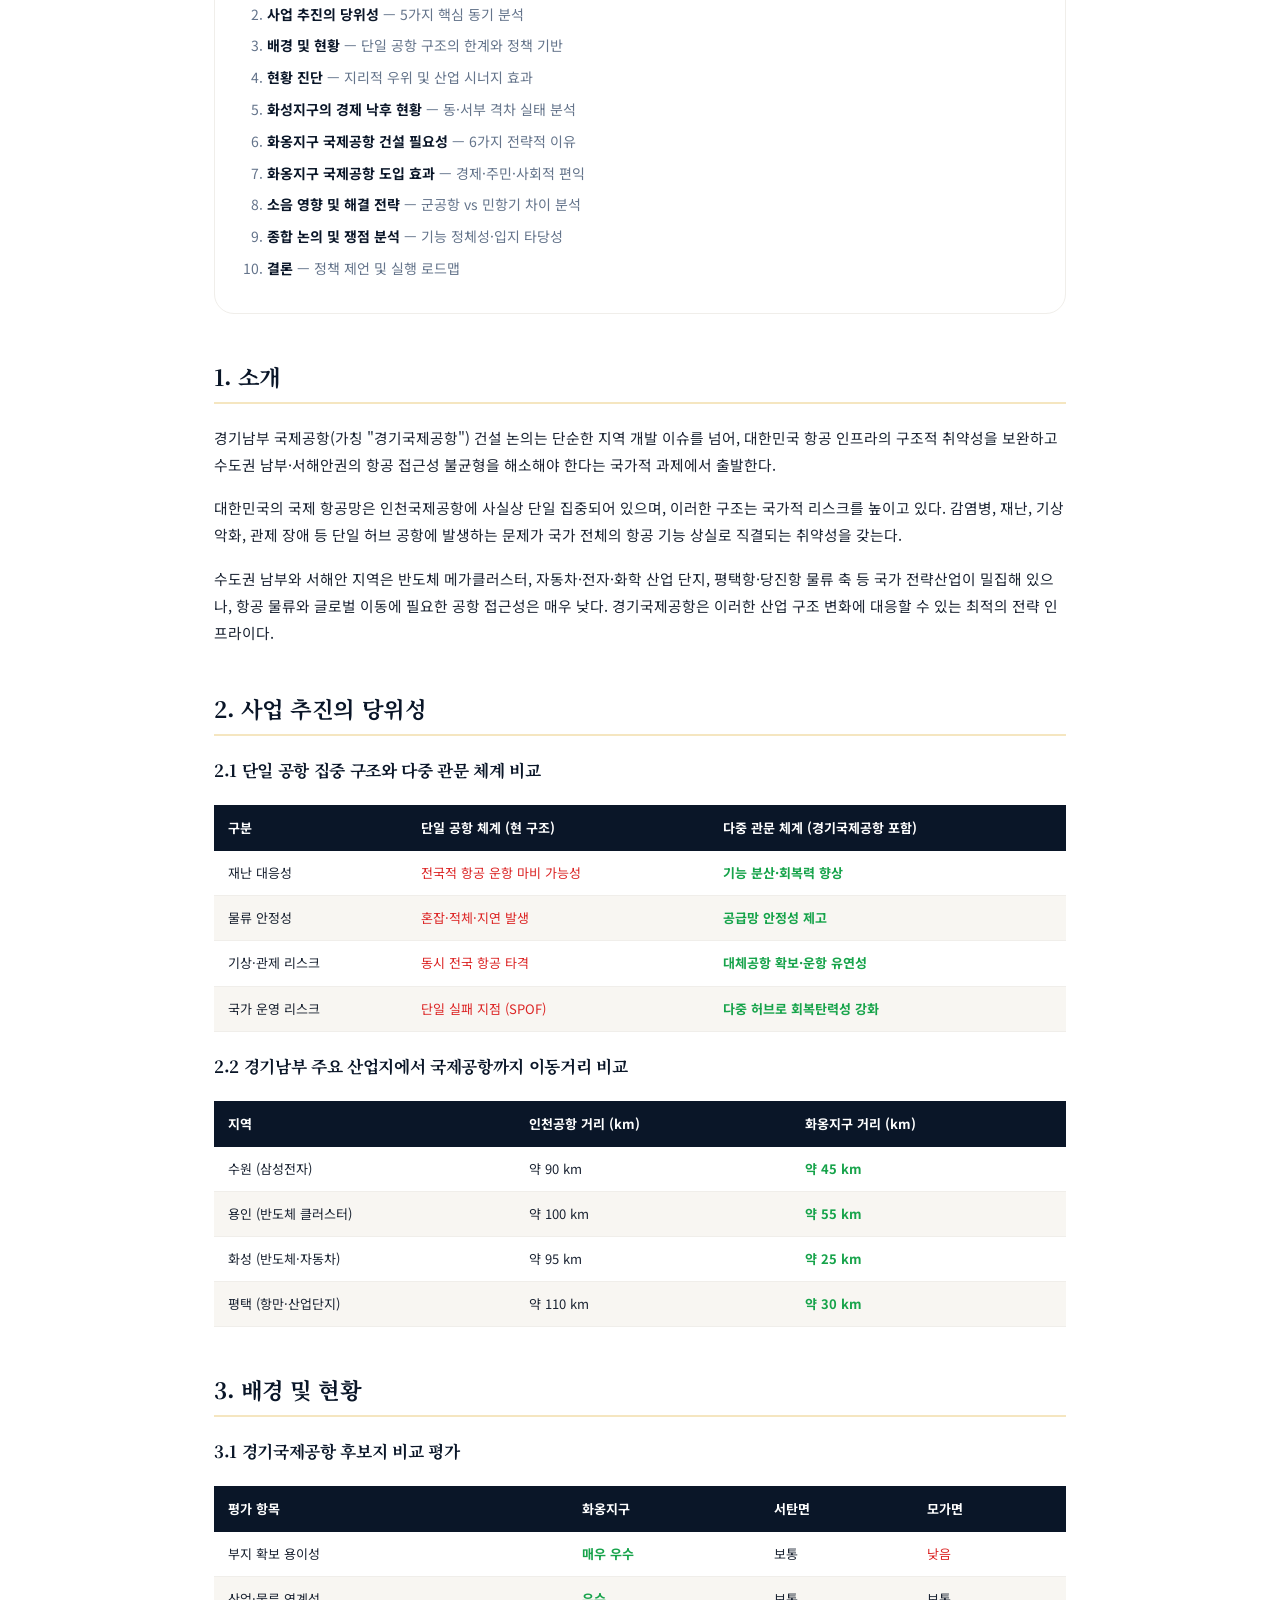
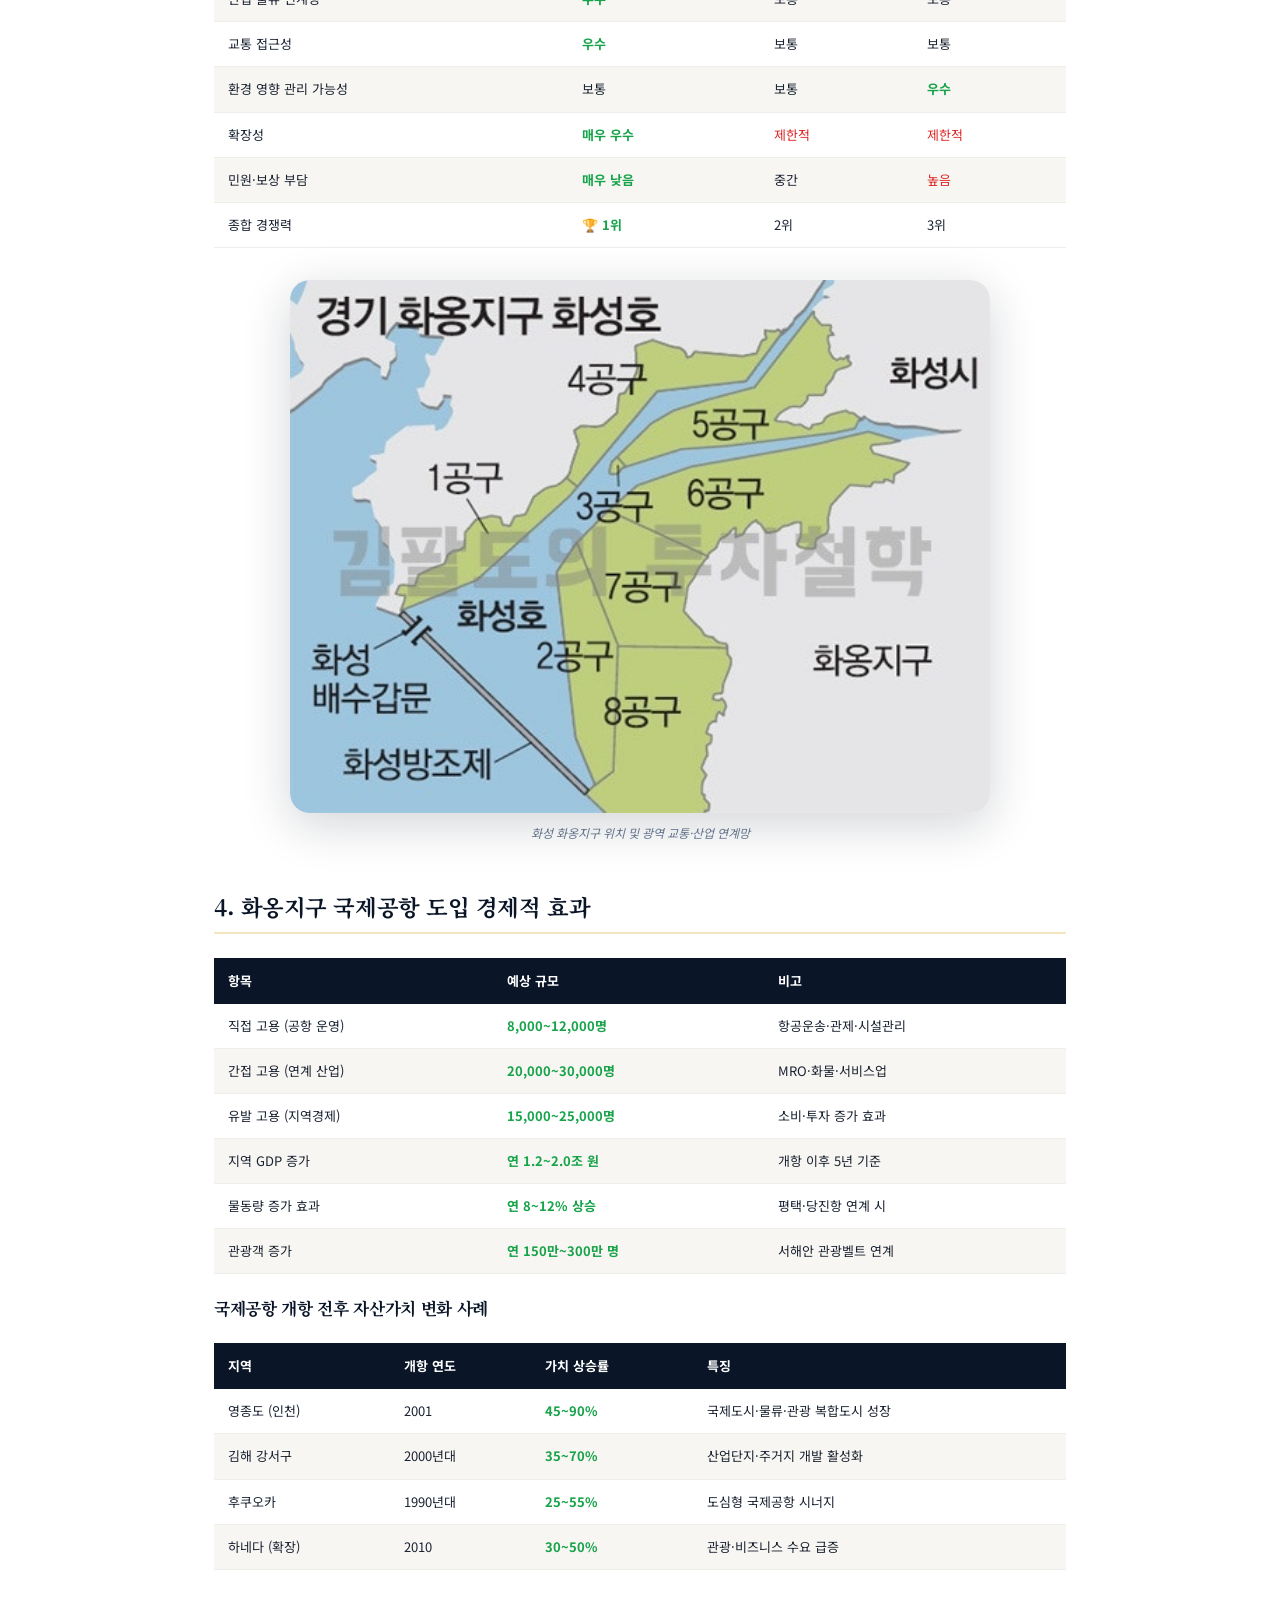
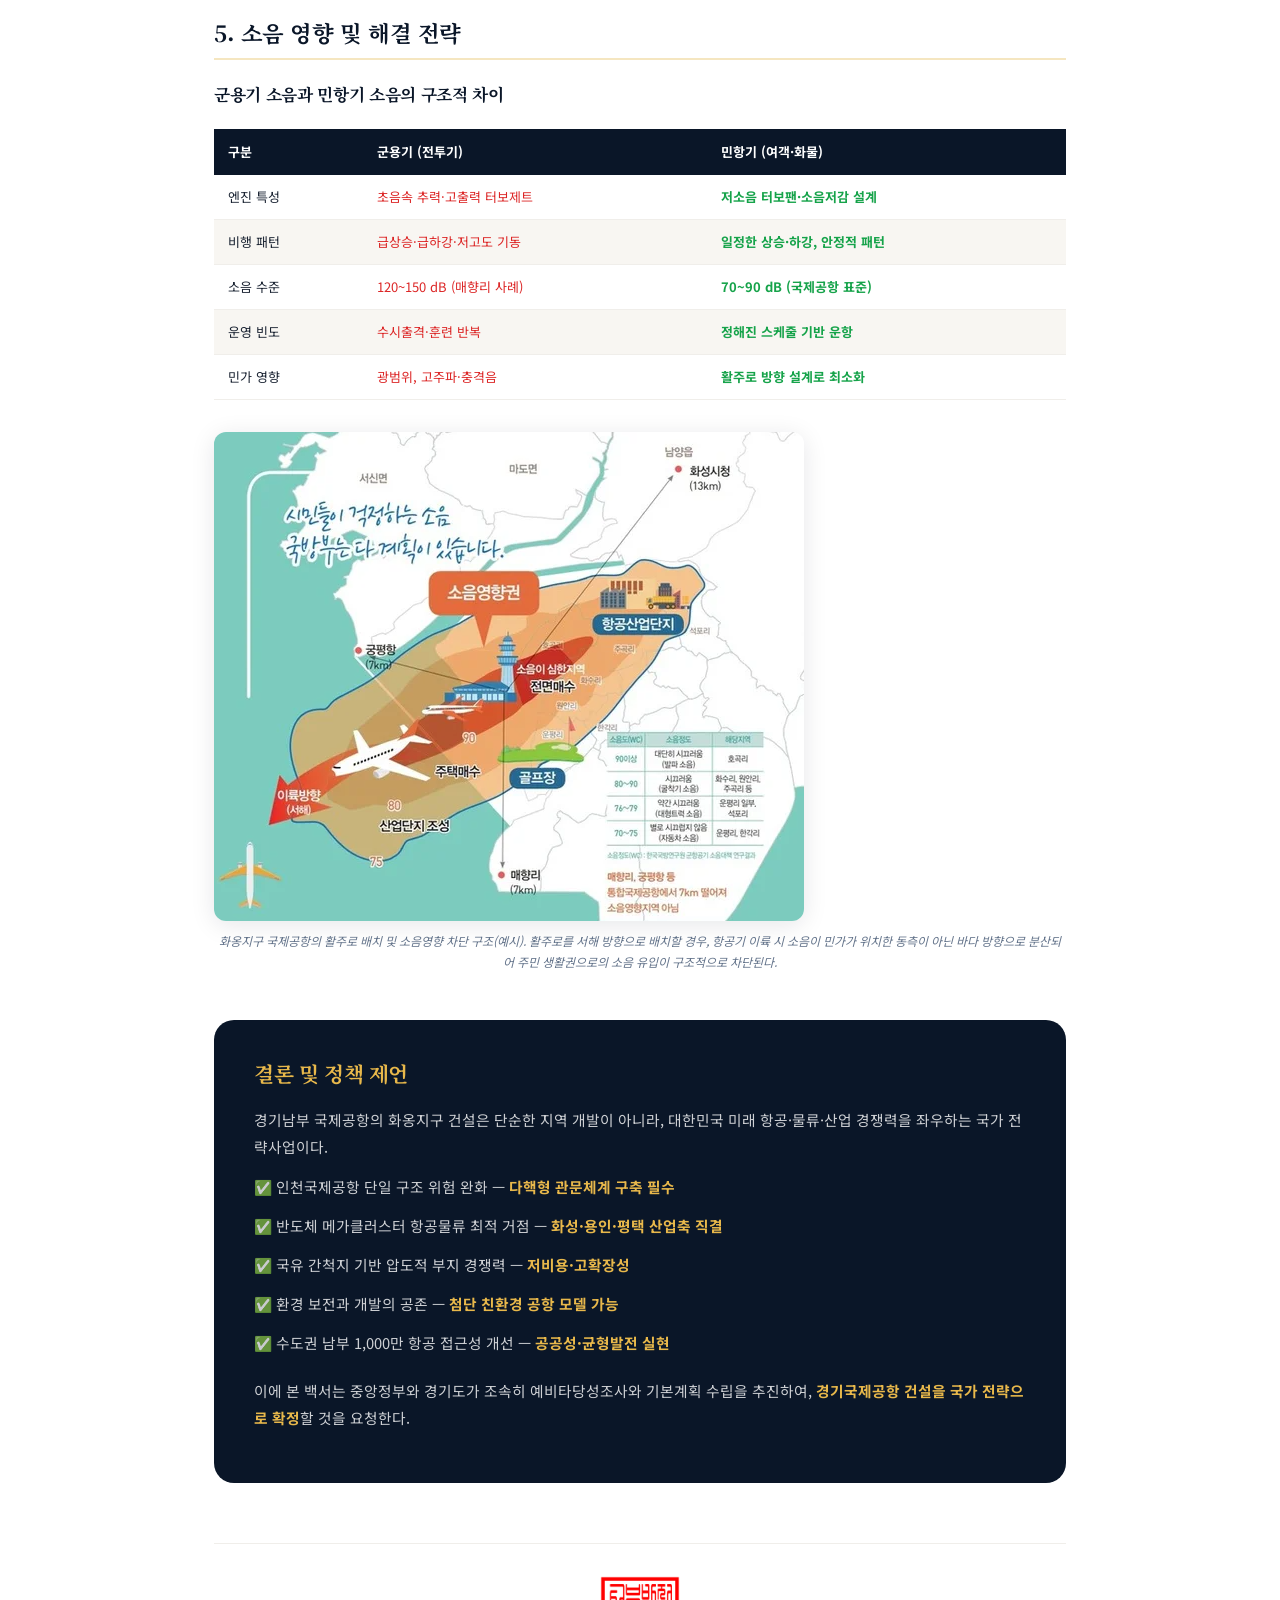
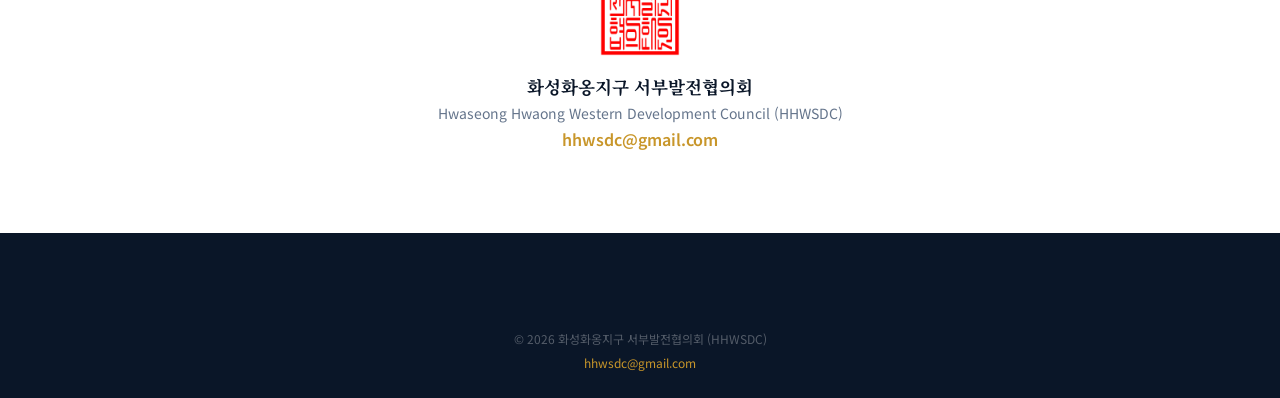
<file: docs/pages/whitepaper.html>
<!DOCTYPE html>
<html lang="ko">
<head>
  <meta charset="UTF-8" />
  <meta name="viewport" content="width=device-width, initial-scale=1.0" />
  <title>정책 백서 | 화성화옹지구 서부발전협의회</title>
  <link rel="preconnect" href="https://fonts.googleapis.com">
  <link href="https://fonts.googleapis.com/css2?family=Noto+Serif+KR:wght@400;600;700;900&family=Noto+Sans+KR:wght@300;400;500;700&display=swap" rel="stylesheet">
  <link rel="stylesheet" href="../assets/css/style.css" />
  <style>
    .doc-page { max-width: 900px; margin: 0 auto; padding: 120px 24px 80px; }
    .doc-page-header { text-align: center; margin-bottom: 60px; padding-bottom: 40px; border-bottom: 2px solid var(--gold-pale); }
    .doc-page-header .badge { display: inline-block; background: var(--navy); color: var(--gold-light); font-size: 13px; font-weight: 700; padding: 6px 18px; border-radius: 100px; margin-bottom: 20px; border: 1px solid rgba(200,150,42,0.4); }
    .doc-page-header h1 { font-size: 1.7rem; color: var(--navy); margin-bottom: 12px; line-height: 1.4; }
    .doc-page-header .meta { font-size: 14px; color: var(--text-light); }
    .back-link { display: inline-flex; align-items: center; gap: 8px; color: var(--gold); font-weight: 600; font-size: 14px; margin-bottom: 40px; }
    .cover-img { margin: 32px auto; max-width: 500px; border-radius: var(--radius-lg); box-shadow: var(--shadow-lg); overflow: hidden; }
    .abstract-box { background: var(--off-white); border-radius: var(--radius-lg); padding: 36px; border-left: 4px solid var(--gold); margin: 40px 0; }
    .abstract-box h2 { font-size: 1rem; color: var(--gold); text-transform: uppercase; letter-spacing: 0.08em; margin-bottom: 16px; }
    .abstract-box p { font-size: 0.92rem; color: var(--text); line-height: 1.85; margin-bottom: 12px; }
    .keywords { display: flex; flex-wrap: wrap; gap: 8px; margin-top: 20px; padding-top: 20px; border-top: 1px solid var(--gray-light); }
    .keyword { background: var(--navy); color: var(--gold-light); font-size: 12px; padding: 4px 14px; border-radius: 100px; font-weight: 600; }
    .toc { background: var(--white); border: 1px solid var(--gray-light); border-radius: var(--radius-lg); padding: 32px; margin: 40px 0; }
    .toc h2 { font-size: 1.1rem; color: var(--navy); margin-bottom: 20px; }
    .toc ol { padding-left: 20px; display: flex; flex-direction: column; gap: 8px; }
    .toc li { font-size: 14px; color: var(--text-light); }
    .toc li strong { color: var(--navy); }
    .wp-section { margin: 48px 0; }
    .wp-section h2 { font-size: 1.4rem; color: var(--navy); margin-bottom: 20px; padding-bottom: 12px; border-bottom: 2px solid var(--gold-pale); }
    .wp-section h3 { font-size: 1.05rem; color: var(--navy); margin: 24px 0 12px; }
    .wp-section p { font-size: 0.92rem; color: var(--text); line-height: 1.85; margin-bottom: 16px; }
    .wp-table { width: 100%; border-collapse: collapse; margin: 24px 0; font-size: 13px; }
    .wp-table th { background: var(--navy); color: var(--white); padding: 12px 14px; text-align: left; font-weight: 700; }
    .wp-table td { padding: 11px 14px; border-bottom: 1px solid var(--gray-light); vertical-align: top; }
    .wp-table tr:nth-child(even) td { background: var(--off-white); }
    .wp-table .highlight-cell { color: var(--green); font-weight: 700; }
    .wp-table .bad-cell { color: var(--red); }
    .wp-section ul, .wp-section ol { padding-left: 20px; display: flex; flex-direction: column; gap: 8px; margin: 16px 0; }
    .wp-section li { font-size: 0.92rem; color: var(--text); line-height: 1.7; }
    .noise-img-box { margin: 32px 0; }
    .noise-img-box img { border-radius: var(--radius); box-shadow: var(--shadow); }
    .noise-img-box figcaption { font-size: 12px; color: var(--text-light); text-align: center; margin-top: 10px; font-style: italic; }
    .conclusion-box { background: var(--navy); color: var(--white); border-radius: var(--radius-lg); padding: 40px; margin: 48px 0; }
    .conclusion-box h2 { color: var(--gold-light); font-size: 1.3rem; margin-bottom: 20px; }
    .conclusion-box p { color: rgba(255,255,255,0.8); font-size: 0.92rem; line-height: 1.85; margin-bottom: 12px; }
    .conclusion-box strong { color: var(--gold-light); }
    .region-img-box { margin: 32px auto; max-width: 700px; }
    .region-img-box img { border-radius: var(--radius-lg); box-shadow: var(--shadow-lg); width: 100%; }
    .region-img-box figcaption { text-align: center; font-size: 12px; color: var(--text-light); margin-top: 10px; font-style: italic; }
  </style>
</head>
<body>
<nav class="navbar scrolled" id="navbar">
  <div class="nav-inner">
    <a href="../index.html" class="nav-logo">
      <img src="../assets/img/hwaong_west_stamp.png" alt="HHWSDC" class="logo-stamp" />
      <div class="logo-text">
        <span class="logo-ko">화성화옹지구 서부발전협의회</span>
        <span class="logo-en">HHWSDC</span>
      </div>
    </a>
    <ul class="nav-links">
      <li><a href="../index.html#why">당위성</a></li>
      <li><a href="../index.html#impact">경제 효과</a></li>
      <li><a href="../index.html#policy">정책 제안</a></li>
      <li><a href="../index.html#contact" class="nav-cta">청원 참여</a></li>
    </ul>
  </div>
</nav>

<div class="doc-page">
  <a href="../index.html" class="back-link">← 홈으로 돌아가기</a>

  <div class="doc-page-header">
    <div class="badge">정책 백서 · Version 1.0.20260321</div>
    <h1>경기국제공항 화옹지구 입지 확정 및 조속한 추진을 통한<br />수도권 남부·서해안권 항공 접근성 개선과 국가경쟁력 강화를 위한 청원서</h1>
    <p class="meta">화성화옹지구 서부발전협의회 (HHWSDC) · 2026년 3월 21일</p>
  </div>

  <div class="cover-img">
    <img src="../assets/img/cover01.jpg" alt="화옹지구 경기국제공항 백서 표지" />
  </div>

  <div class="abstract-box">
    <h2>Abstract / 초록</h2>
    <p>우리는 경기남부 국제공항(가칭 경기국제공항)의 최적 입지로서 화성 화옹지구를 선정해야 하는 정책적·경제적·전략적 타당성을 종합적으로 제시한다. 수도권 남부와 서해안권은 반도체·자동차·바이오 등 국가 핵심 산업이 밀집한 대한민국 제조·수출 경제의 중심축임에도 불구하고, 항공 인프라 부족으로 글로벌 공급망 대응력과 국제 물류 경쟁력이 구조적으로 제약되고 있다.</p>
    <p>화옹지구는 광범위한 국유 간척지를 기반으로 대규모 부지 확보가 용이하며, 서해안고속도로·수도권 제2순환고속도로·평택항·서해안 산업벨트와의 연계성이 뛰어나 항공·해상·도로가 통합된 복합물류 체계 구축에 최적화된 입지를 갖춘다. 특히 수원–용인–화성–평택을 연결하는 세계 최대 규모의 반도체 메가클러스터는 고부가가치 항공화물과 글로벌 비즈니스 이동 수요가 급증하고 있어, 경기국제공항은 해당 산업벨트의 공급망 안정성을 강화하는 국가 전략 물류 거점이 될 수 있다.</p>
    <p>우리는 지리·산업·정책·경제성·환경 관점에서 화옹지구 국제공항 건설의 종합적 타당성을 분석하고, 제7차 공항개발 종합계획 반영, 사전·예비타당성 조사 조기 착수, 관계기관 공동 공론화위원회 구성 등 단계별 실행 로드맵을 제안한다. 경기국제공항은 지역개발을 넘어 대한민국 항공정책의 구조적 전환과 글로벌 물류 경쟁력 강화, 수도권 균형발전 실현을 위한 <strong>국가 핵심 전략 프로젝트</strong>임을 본 연구는 명확히 규명한다.</p>
    <div class="keywords">
      <span class="keyword">경기국제공항 개발</span>
      <span class="keyword">화옹지구 입지 분석</span>
      <span class="keyword">항공 접근성 개선</span>
      <span class="keyword">국가경쟁력 강화</span>
      <span class="keyword">국가 물류전략</span>
      <span class="keyword">수도권 균형발전</span>
      <span class="keyword">항공 인프라·산업 시너지</span>
    </div>
  </div>

  <div class="toc">
    <h2>📋 목차</h2>
    <ol>
      <li><strong>소개</strong> — 경기국제공항 추진 배경 및 전략적 의미</li>
      <li><strong>사업 추진의 당위성</strong> — 5가지 핵심 동기 분석</li>
      <li><strong>배경 및 현황</strong> — 단일 공항 구조의 한계와 정책 기반</li>
      <li><strong>현황 진단</strong> — 지리적 우위 및 산업 시너지 효과</li>
      <li><strong>화성지구의 경제 낙후 현황</strong> — 동·서부 격차 실태 분석</li>
      <li><strong>화옹지구 국제공항 건설 필요성</strong> — 6가지 전략적 이유</li>
      <li><strong>화옹지구 국제공항 도입 효과</strong> — 경제·주민·사회적 편익</li>
      <li><strong>소음 영향 및 해결 전략</strong> — 군공항 vs 민항기 차이 분석</li>
      <li><strong>종합 논의 및 쟁점 분석</strong> — 기능 정체성·입지 타당성</li>
      <li><strong>결론</strong> — 정책 제언 및 실행 로드맵</li>
    </ol>
  </div>

  <!-- Section 1 -->
  <div class="wp-section">
    <h2>1. 소개</h2>
    <p>경기남부 국제공항(가칭 "경기국제공항") 건설 논의는 단순한 지역 개발 이슈를 넘어, 대한민국 항공 인프라의 구조적 취약성을 보완하고 수도권 남부·서해안권의 항공 접근성 불균형을 해소해야 한다는 국가적 과제에서 출발한다.</p>
    <p>대한민국의 국제 항공망은 인천국제공항에 사실상 단일 집중되어 있으며, 이러한 구조는 국가적 리스크를 높이고 있다. 감염병, 재난, 기상 악화, 관제 장애 등 단일 허브 공항에 발생하는 문제가 국가 전체의 항공 기능 상실로 직결되는 취약성을 갖는다.</p>
    <p>수도권 남부와 서해안 지역은 반도체 메가클러스터, 자동차·전자·화학 산업 단지, 평택항·당진항 물류 축 등 국가 전략산업이 밀집해 있으나, 항공 물류와 글로벌 이동에 필요한 공항 접근성은 매우 낮다. 경기국제공항은 이러한 산업 구조 변화에 대응할 수 있는 최적의 전략 인프라이다.</p>
  </div>

  <!-- Section 2 -->
  <div class="wp-section">
    <h2>2. 사업 추진의 당위성</h2>

    <h3>2.1 단일 공항 집중 구조와 다중 관문 체계 비교</h3>
    <table class="wp-table">
      <thead>
        <tr><th>구분</th><th>단일 공항 체계 (현 구조)</th><th>다중 관문 체계 (경기국제공항 포함)</th></tr>
      </thead>
      <tbody>
        <tr><td>재난 대응성</td><td class="bad-cell">전국적 항공 운항 마비 가능성</td><td class="highlight-cell">기능 분산·회복력 향상</td></tr>
        <tr><td>물류 안정성</td><td class="bad-cell">혼잡·적체·지연 발생</td><td class="highlight-cell">공급망 안정성 제고</td></tr>
        <tr><td>기상·관제 리스크</td><td class="bad-cell">동시 전국 항공 타격</td><td class="highlight-cell">대체공항 확보·운항 유연성</td></tr>
        <tr><td>국가 운영 리스크</td><td class="bad-cell">단일 실패 지점 (SPOF)</td><td class="highlight-cell">다중 허브로 회복탄력성 강화</td></tr>
      </tbody>
    </table>

    <h3>2.2 경기남부 주요 산업지에서 국제공항까지 이동거리 비교</h3>
    <table class="wp-table">
      <thead>
        <tr><th>지역</th><th>인천공항 거리 (km)</th><th>화옹지구 거리 (km)</th></tr>
      </thead>
      <tbody>
        <tr><td>수원 (삼성전자)</td><td>약 90 km</td><td class="highlight-cell">약 45 km</td></tr>
        <tr><td>용인 (반도체 클러스터)</td><td>약 100 km</td><td class="highlight-cell">약 55 km</td></tr>
        <tr><td>화성 (반도체·자동차)</td><td>약 95 km</td><td class="highlight-cell">약 25 km</td></tr>
        <tr><td>평택 (항만·산업단지)</td><td>약 110 km</td><td class="highlight-cell">약 30 km</td></tr>
      </tbody>
    </table>
  </div>

  <!-- Section 3 -->
  <div class="wp-section">
    <h2>3. 배경 및 현황</h2>

    <h3>3.1 경기국제공항 후보지 비교 평가</h3>
    <table class="wp-table">
      <thead>
        <tr><th>평가 항목</th><th>화옹지구</th><th>서탄면</th><th>모가면</th></tr>
      </thead>
      <tbody>
        <tr><td>부지 확보 용이성</td><td class="highlight-cell">매우 우수</td><td>보통</td><td class="bad-cell">낮음</td></tr>
        <tr><td>산업·물류 연계성</td><td class="highlight-cell">우수</td><td>보통</td><td>보통</td></tr>
        <tr><td>교통 접근성</td><td class="highlight-cell">우수</td><td>보통</td><td>보통</td></tr>
        <tr><td>환경 영향 관리 가능성</td><td>보통</td><td>보통</td><td class="highlight-cell">우수</td></tr>
        <tr><td>확장성</td><td class="highlight-cell">매우 우수</td><td class="bad-cell">제한적</td><td class="bad-cell">제한적</td></tr>
        <tr><td>민원·보상 부담</td><td class="highlight-cell">매우 낮음</td><td>중간</td><td class="bad-cell">높음</td></tr>
        <tr><td>종합 경쟁력</td><td class="highlight-cell">🏆 1위</td><td>2위</td><td>3위</td></tr>
      </tbody>
    </table>

    <div class="region-img-box">
      <img src="../assets/img/hwaong_region.png" alt="화옹지구 위치도" />
      <figcaption>화성 화옹지구 위치 및 광역 교통·산업 연계망</figcaption>
    </div>
  </div>

  <!-- Section 7 -->
  <div class="wp-section">
    <h2>4. 화옹지구 국제공항 도입 경제적 효과</h2>
    <table class="wp-table">
      <thead>
        <tr><th>항목</th><th>예상 규모</th><th>비고</th></tr>
      </thead>
      <tbody>
        <tr><td>직접 고용 (공항 운영)</td><td class="highlight-cell">8,000~12,000명</td><td>항공운송·관제·시설관리</td></tr>
        <tr><td>간접 고용 (연계 산업)</td><td class="highlight-cell">20,000~30,000명</td><td>MRO·화물·서비스업</td></tr>
        <tr><td>유발 고용 (지역경제)</td><td class="highlight-cell">15,000~25,000명</td><td>소비·투자 증가 효과</td></tr>
        <tr><td>지역 GDP 증가</td><td class="highlight-cell">연 1.2~2.0조 원</td><td>개항 이후 5년 기준</td></tr>
        <tr><td>물동량 증가 효과</td><td class="highlight-cell">연 8~12% 상승</td><td>평택·당진항 연계 시</td></tr>
        <tr><td>관광객 증가</td><td class="highlight-cell">연 150만~300만 명</td><td>서해안 관광벨트 연계</td></tr>
      </tbody>
    </table>

    <h3>국제공항 개항 전후 자산가치 변화 사례</h3>
    <table class="wp-table">
      <thead>
        <tr><th>지역</th><th>개항 연도</th><th>가치 상승률</th><th>특징</th></tr>
      </thead>
      <tbody>
        <tr><td>영종도 (인천)</td><td>2001</td><td class="highlight-cell">45~90%</td><td>국제도시·물류·관광 복합도시 성장</td></tr>
        <tr><td>김해 강서구</td><td>2000년대</td><td class="highlight-cell">35~70%</td><td>산업단지·주거지 개발 활성화</td></tr>
        <tr><td>후쿠오카</td><td>1990년대</td><td class="highlight-cell">25~55%</td><td>도심형 국제공항 시너지</td></tr>
        <tr><td>하네다 (확장)</td><td>2010</td><td class="highlight-cell">30~50%</td><td>관광·비즈니스 수요 급증</td></tr>
      </tbody>
    </table>
  </div>

  <!-- Noise section -->
  <div class="wp-section">
    <h2>5. 소음 영향 및 해결 전략</h2>

    <h3>군용기 소음과 민항기 소음의 구조적 차이</h3>
    <table class="wp-table">
      <thead>
        <tr><th>구분</th><th>군용기 (전투기)</th><th>민항기 (여객·화물)</th></tr>
      </thead>
      <tbody>
        <tr><td>엔진 특성</td><td class="bad-cell">초음속 추력·고출력 터보제트</td><td class="highlight-cell">저소음 터보팬·소음저감 설계</td></tr>
        <tr><td>비행 패턴</td><td class="bad-cell">급상승·급하강·저고도 기동</td><td class="highlight-cell">일정한 상승·하강, 안정적 패턴</td></tr>
        <tr><td>소음 수준</td><td class="bad-cell">120~150 dB (매향리 사례)</td><td class="highlight-cell">70~90 dB (국제공항 표준)</td></tr>
        <tr><td>운영 빈도</td><td class="bad-cell">수시출격·훈련 반복</td><td class="highlight-cell">정해진 스케줄 기반 운항</td></tr>
        <tr><td>민가 영향</td><td class="bad-cell">광범위, 고주파·충격음</td><td class="highlight-cell">활주로 방향 설계로 최소화</td></tr>
      </tbody>
    </table>

    <div class="noise-img-box">
      <figure>
        <img src="../assets/img/hwaong_noise_deletion.png" alt="화옹지구 소음 영향 차단 구조" />
        <figcaption>화옹지구 국제공항의 활주로 배치 및 소음영향 차단 구조(예시). 활주로를 서해 방향으로 배치할 경우, 항공기 이륙 시 소음이 민가가 위치한 동측이 아닌 바다 방향으로 분산되어 주민 생활권으로의 소음 유입이 구조적으로 차단된다.</figcaption>
      </figure>
    </div>
  </div>

  <!-- Conclusion -->
  <div class="conclusion-box">
    <h2>결론 및 정책 제언</h2>
    <p>경기남부 국제공항의 화옹지구 건설은 단순한 지역 개발이 아니라, 대한민국 미래 항공·물류·산업 경쟁력을 좌우하는 국가 전략사업이다.</p>
    <p>✅ 인천국제공항 단일 구조 위험 완화 — <strong>다핵형 관문체계 구축 필수</strong></p>
    <p>✅ 반도체 메가클러스터 항공물류 최적 거점 — <strong>화성·용인·평택 산업축 직결</strong></p>
    <p>✅ 국유 간척지 기반 압도적 부지 경쟁력 — <strong>저비용·고확장성</strong></p>
    <p>✅ 환경 보전과 개발의 공존 — <strong>첨단 친환경 공항 모델 가능</strong></p>
    <p>✅ 수도권 남부 1,000만 항공 접근성 개선 — <strong>공공성·균형발전 실현</strong></p>
    <p style="margin-top:20px;">이에 본 백서는 중앙정부와 경기도가 조속히 예비타당성조사와 기본계획 수립을 추진하여, <strong>경기국제공항 건설을 국가 전략으로 확정</strong>할 것을 요청한다.</p>
  </div>

  <div style="text-align:center; margin-top:60px; padding-top:32px; border-top:1px solid var(--gray-light);">
    <img src="../assets/img/hwaong_west_stamp.png" alt="인장" style="width:80px; margin:0 auto 16px;" />
    <p style="font-family:'Noto Serif KR',serif; font-weight:700; color:var(--navy); font-size:1.1rem;">화성화옹지구 서부발전협의회</p>
    <p style="font-size:14px; color:var(--text-light);">Hwaseong Hwaong Western Development Council (HHWSDC)</p>
    <a href="mailto:hhwsdc@gmail.com" style="color:var(--gold); font-weight:600;">hhwsdc@gmail.com</a>
  </div>
</div>

<footer class="footer">
  <div class="container">
    <div class="footer-bottom">
      <p>© 2026 화성화옹지구 서부발전협의회 (HHWSDC)</p>
      <p><a href="mailto:hhwsdc@gmail.com" style="color:var(--gold)">hhwsdc@gmail.com</a></p>
    </div>
  </div>
</footer>
</body>
</html>
</file>
<file: docs/assets/css/style.css>
/* ═══════════════════════════════════════════
   HHWSDC — 화성화옹지구 서부발전협의회
   Main Stylesheet
   ═══════════════════════════════════════════ */

:root {
  --navy: #0a1628;
  --navy-mid: #122040;
  --navy-light: #1a3060;
  --gold: #c8962a;
  --gold-light: #e8b84b;
  --gold-pale: #f5e6c0;
  --white: #ffffff;
  --off-white: #f8f6f2;
  --gray-light: #f0eeea;
  --gray-mid: #9ca3af;
  --gray-dark: #374151;
  --green: #16a34a;
  --red: #dc2626;
  --accent: #1e5bb5;
  --text: #1a2332;
  --text-light: #64748b;

  --radius: 12px;
  --radius-lg: 20px;
  --shadow: 0 4px 24px rgba(10, 22, 40, 0.10);
  --shadow-lg: 0 12px 48px rgba(10, 22, 40, 0.18);

  --transition: all 0.4s cubic-bezier(0.16, 1, 0.3, 1);
}

/* ─── RESET & BASE ─── */
*, *::before, *::after { box-sizing: border-box; margin: 0; padding: 0; }

html { scroll-behavior: smooth; }

body {
  font-family: 'Noto Sans KR', sans-serif;
  font-size: 16px;
  line-height: 1.7;
  color: var(--text);
  background: var(--white);
  overflow-x: hidden;
}

img { max-width: 100%; height: auto; display: block; }

a { color: inherit; text-decoration: none; }

/* ─── TYPOGRAPHY ─── */
h1, h2, h3, h4 {
  font-family: 'Noto Serif KR', serif;
  font-weight: 700;
  line-height: 1.25;
  letter-spacing: -0.02em;
}

/* ─── LAYOUT ─── */
.container {
  max-width: 1200px;
  margin: 0 auto;
  padding: 0 24px;
}

.section {
  padding: 100px 0;
}

.section-dark {
  background: var(--navy);
  color: var(--white);
}

.section-accent {
  background: linear-gradient(135deg, #0d1f3c 0%, #1a3060 100%);
  color: var(--white);
}

.section-gray {
  background: var(--gray-light);
}

/* ─── SECTION HEADER ─── */
.section-header {
  text-align: center;
  margin-bottom: 64px;
}

.section-tag {
  display: inline-block;
  background: var(--gold-pale);
  color: var(--gold);
  font-size: 13px;
  font-weight: 700;
  letter-spacing: 0.12em;
  text-transform: uppercase;
  padding: 6px 18px;
  border-radius: 100px;
  margin-bottom: 20px;
  border: 1px solid rgba(200, 150, 42, 0.3);
}

.section-tag.light {
  background: rgba(200, 150, 42, 0.15);
  color: var(--gold-light);
  border-color: rgba(200, 150, 42, 0.4);
}

.section-title {
  font-size: clamp(2rem, 4vw, 3rem);
  color: var(--navy);
  margin-bottom: 16px;
}

.section-title.light { color: var(--white); }

.section-desc {
  font-size: 1.05rem;
  color: var(--text-light);
  max-width: 600px;
  margin: 0 auto;
}

.section-desc.light { color: rgba(255,255,255,0.65); }

.accent-text { color: var(--gold-light); }

/* ─── SCROLL REVEAL ─── */
.reveal {
  opacity: 0;
  transform: translateY(36px);
  transition: opacity 0.7s cubic-bezier(0.16,1,0.3,1), transform 0.7s cubic-bezier(0.16,1,0.3,1);
}

.reveal.visible {
  opacity: 1;
  transform: translateY(0);
}

.delay-1 { transition-delay: 0.12s; }
.delay-2 { transition-delay: 0.24s; }
.delay-3 { transition-delay: 0.36s; }
.delay-4 { transition-delay: 0.48s; }

/* ─── NAVBAR ─── */
.navbar {
  position: fixed;
  top: 0;
  left: 0;
  right: 0;
  z-index: 1000;
  padding: 0 24px;
  transition: var(--transition);
  background: transparent;
}

.navbar.scrolled {
  background: rgba(10, 22, 40, 0.97);
  backdrop-filter: blur(16px);
  box-shadow: 0 2px 24px rgba(0,0,0,0.3);
  padding: 0 24px;
}

.nav-inner {
  max-width: 1280px;
  margin: 0 auto;
  display: flex;
  align-items: center;
  justify-content: space-between;
  height: 72px;
}

.nav-logo {
  display: flex;
  align-items: center;
  gap: 12px;
}

.logo-stamp {
  width: 42px;
  height: 42px;
  object-fit: contain;
  filter: drop-shadow(0 0 8px rgba(200,150,42,0.4));
}

.logo-text {
  display: flex;
  flex-direction: column;
}

.logo-ko {
  font-family: 'Noto Serif KR', serif;
  font-size: 13px;
  font-weight: 700;
  color: var(--white);
  line-height: 1.2;
  letter-spacing: -0.01em;
}

.logo-en {
  font-size: 11px;
  font-weight: 700;
  color: var(--gold-light);
  letter-spacing: 0.15em;
}

.nav-links {
  display: flex;
  align-items: center;
  gap: 32px;
  list-style: none;
}

.nav-links a {
  color: rgba(255,255,255,0.82);
  font-size: 14px;
  font-weight: 500;
  transition: color 0.2s;
  white-space: nowrap;
}

.nav-links a:hover { color: var(--gold-light); }

.nav-cta {
  background: var(--gold) !important;
  color: var(--navy) !important;
  padding: 8px 20px;
  border-radius: 100px;
  font-weight: 700 !important;
  transition: var(--transition) !important;
}

.nav-cta:hover {
  background: var(--gold-light) !important;
  transform: translateY(-1px);
}

.hamburger {
  display: none;
  flex-direction: column;
  gap: 5px;
  background: none;
  border: none;
  cursor: pointer;
  padding: 8px;
}

.hamburger span {
  display: block;
  width: 24px;
  height: 2px;
  background: var(--white);
  border-radius: 2px;
  transition: 0.3s;
}

/* ─── HERO ─── */
.hero {
  position: relative;
  min-height: 100vh;
  display: flex;
  flex-direction: column;
  align-items: center;
  justify-content: center;
  overflow: hidden;
  padding: 120px 24px 200px;
  text-align: center;
}

.hero-bg {
  position: absolute;
  inset: 0;
  background:
    radial-gradient(ellipse 80% 60% at 50% 30%, rgba(30, 91, 181, 0.25) 0%, transparent 60%),
    radial-gradient(ellipse 50% 40% at 80% 70%, rgba(200, 150, 42, 0.12) 0%, transparent 50%),
    linear-gradient(170deg, #060e1c 0%, #0a1628 40%, #0f2045 100%);
}

.hero-overlay {
  position: absolute;
  inset: 0;
  background: url('data:image/svg+xml,<svg xmlns="http://www.w3.org/2000/svg" width="60" height="60"><circle cx="1" cy="1" r="1" fill="rgba(255,255,255,0.06)"/></svg>') repeat;
}

.hero-grid {
  position: absolute;
  inset: 0;
  background-image:
    linear-gradient(rgba(255,255,255,0.03) 1px, transparent 1px),
    linear-gradient(90deg, rgba(255,255,255,0.03) 1px, transparent 1px);
  background-size: 80px 80px;
  animation: gridMove 20s linear infinite;
}

@keyframes gridMove {
  0% { transform: translateY(0); }
  100% { transform: translateY(80px); }
}

.hero-content {
  position: relative;
  z-index: 2;
  max-width: 900px;
}

.hero-badge {
  display: inline-flex;
  align-items: center;
  gap: 8px;
  background: rgba(255,255,255,0.08);
  border: 1px solid rgba(200,150,42,0.4);
  color: var(--gold-light);
  font-size: 13px;
  font-weight: 500;
  padding: 8px 20px;
  border-radius: 100px;
  margin-bottom: 32px;
  backdrop-filter: blur(8px);
}

.badge-dot {
  width: 8px;
  height: 8px;
  background: var(--gold);
  border-radius: 50%;
  animation: pulse 2s ease-in-out infinite;
}

@keyframes pulse {
  0%, 100% { opacity: 1; transform: scale(1); }
  50% { opacity: 0.5; transform: scale(0.8); }
}

.hero-title {
  font-family: 'Noto Serif KR', serif;
  font-size: clamp(2.4rem, 6vw, 4.5rem);
  font-weight: 900;
  color: var(--white);
  line-height: 1.15;
  margin-bottom: 28px;
  letter-spacing: -0.03em;
}

.hero-accent {
  color: var(--gold-light);
  position: relative;
}

.hero-accent::after {
  content: '';
  position: absolute;
  bottom: -4px;
  left: 0;
  right: 0;
  height: 3px;
  background: linear-gradient(90deg, var(--gold), var(--gold-light));
  border-radius: 2px;
}

.hero-sub {
  font-size: clamp(1rem, 2vw, 1.2rem);
  color: rgba(255,255,255,0.72);
  line-height: 1.8;
  margin-bottom: 40px;
}

.hero-actions {
  display: flex;
  gap: 16px;
  justify-content: center;
  flex-wrap: wrap;
  margin-bottom: 36px;
}

.btn {
  display: inline-flex;
  align-items: center;
  gap: 8px;
  padding: 14px 32px;
  border-radius: 100px;
  font-weight: 700;
  font-size: 15px;
  transition: var(--transition);
  cursor: pointer;
  border: 2px solid transparent;
  white-space: nowrap;
}

.btn-primary {
  background: var(--gold);
  color: var(--navy);
  border-color: var(--gold);
}

.btn-primary:hover {
  background: var(--gold-light);
  border-color: var(--gold-light);
  transform: translateY(-2px);
  box-shadow: 0 8px 32px rgba(200,150,42,0.4);
}

.btn-outline {
  background: transparent;
  color: var(--white);
  border-color: rgba(255,255,255,0.4);
}

.btn-outline:hover {
  background: rgba(255,255,255,0.1);
  border-color: rgba(255,255,255,0.7);
  transform: translateY(-2px);
}

.full-width { width: 100%; justify-content: center; }

.hero-recipients {
  display: flex;
  align-items: center;
  gap: 12px;
  justify-content: center;
  color: rgba(255,255,255,0.55);
  font-size: 13px;
}

.recipient-label {
  background: rgba(255,255,255,0.1);
  padding: 3px 10px;
  border-radius: 100px;
  font-size: 12px;
  font-weight: 700;
}

.recipient-item { font-weight: 600; color: rgba(255,255,255,0.8); }
.recipient-sep { color: var(--gold); }

.hero-scroll-hint {
  position: absolute;
  bottom: 180px;
  left: 50%;
  transform: translateX(-50%);
  display: flex;
  flex-direction: column;
  align-items: center;
  gap: 8px;
  color: rgba(255,255,255,0.35);
  font-size: 12px;
  letter-spacing: 0.08em;
  animation: fadeInUp 2s 1.5s both;
}

@keyframes fadeInUp {
  from { opacity: 0; transform: translateX(-50%) translateY(20px); }
  to { opacity: 1; transform: translateX(-50%) translateY(0); }
}

.scroll-arrow {
  width: 20px;
  height: 20px;
  border-right: 2px solid rgba(255,255,255,0.35);
  border-bottom: 2px solid rgba(255,255,255,0.35);
  transform: rotate(45deg);
  animation: bounce 1.5s ease-in-out infinite;
}

@keyframes bounce {
  0%, 100% { transform: rotate(45deg) translateY(0); }
  50% { transform: rotate(45deg) translateY(6px); }
}

/* Hero stat strip */
.hero-stat-strip {
  position: absolute;
  bottom: 0;
  left: 0;
  right: 0;
  background: rgba(10, 22, 40, 0.85);
  backdrop-filter: blur(20px);
  border-top: 1px solid rgba(200,150,42,0.3);
  display: flex;
  justify-content: center;
  align-items: center;
  padding: 28px 24px;
  gap: 0;
  z-index: 3;
}

.stat-item {
  flex: 1;
  max-width: 240px;
  text-align: center;
  padding: 0 24px;
}

.stat-num {
  font-family: 'Playfair Display', serif;
  font-size: 2rem;
  font-weight: 700;
  color: var(--gold-light);
  line-height: 1;
  margin-bottom: 6px;
}

.stat-label {
  font-size: 12px;
  color: rgba(255,255,255,0.55);
  line-height: 1.4;
}

.stat-divider {
  width: 1px;
  height: 48px;
  background: rgba(255,255,255,0.12);
}

/* ─── ABOUT ─── */
.about-grid {
  display: grid;
  grid-template-columns: repeat(4, 1fr);
  gap: 24px;
  margin-bottom: 64px;
}

.about-card {
  background: var(--white);
  border: 1px solid rgba(200,150,42,0.15);
  border-radius: var(--radius-lg);
  padding: 32px 24px;
  transition: var(--transition);
  box-shadow: var(--shadow);
}

.about-card:hover {
  transform: translateY(-6px);
  box-shadow: var(--shadow-lg);
  border-color: var(--gold);
}

.about-icon {
  font-size: 2.4rem;
  margin-bottom: 16px;
}

.about-card h3 {
  font-size: 1.05rem;
  color: var(--navy);
  margin-bottom: 12px;
}

.about-card p {
  font-size: 0.9rem;
  color: var(--text-light);
  line-height: 1.7;
}

.about-region {
  display: grid;
  grid-template-columns: 1fr 1fr;
  gap: 60px;
  align-items: center;
  background: var(--off-white);
  border-radius: var(--radius-lg);
  padding: 48px;
  border: 1px solid rgba(200,150,42,0.15);
}

.region-text h3 {
  font-size: 1.6rem;
  color: var(--navy);
  margin-bottom: 16px;
}

.region-text p {
  color: var(--text-light);
  margin-bottom: 24px;
  line-height: 1.8;
}

.region-features {
  list-style: none;
  display: flex;
  flex-direction: column;
  gap: 10px;
}

.region-features li {
  font-size: 0.9rem;
  color: var(--text);
  font-weight: 500;
  padding: 8px 16px;
  background: var(--white);
  border-radius: 8px;
  border-left: 3px solid var(--gold);
}

.region-map img {
  border-radius: var(--radius);
  box-shadow: var(--shadow-lg);
  width: 100%;
}

.map-caption {
  text-align: center;
  font-size: 13px;
  color: var(--text-light);
  margin-top: 12px;
}

/* ─── REASONS / WHY ─── */
.reasons-grid {
  display: grid;
  grid-template-columns: repeat(3, 1fr);
  gap: 28px;
  margin-bottom: 64px;
}

.reason-card {
  background: rgba(255,255,255,0.05);
  border: 1px solid rgba(255,255,255,0.1);
  border-radius: var(--radius-lg);
  padding: 36px 28px;
  transition: var(--transition);
  position: relative;
  overflow: hidden;
}

.reason-card::before {
  content: '';
  position: absolute;
  top: 0;
  left: 0;
  right: 0;
  height: 3px;
  background: linear-gradient(90deg, var(--gold), var(--gold-light));
  opacity: 0;
  transition: opacity 0.3s;
}

.reason-card:hover {
  background: rgba(255,255,255,0.08);
  border-color: rgba(200,150,42,0.4);
  transform: translateY(-4px);
}

.reason-card:hover::before { opacity: 1; }

.reason-number {
  font-family: 'Playfair Display', serif;
  font-size: 4rem;
  font-weight: 700;
  color: rgba(200,150,42,0.15);
  line-height: 1;
  margin-bottom: 8px;
}

.reason-icon {
  font-size: 2rem;
  margin-bottom: 16px;
}

.reason-card h3 {
  font-size: 1.1rem;
  color: var(--white);
  margin-bottom: 14px;
}

.reason-card p {
  font-size: 0.9rem;
  color: rgba(255,255,255,0.68);
  line-height: 1.75;
  margin-bottom: 20px;
}

.reason-card strong { color: var(--gold-light); font-weight: 600; }

/* Compare boxes */
.reason-compare {
  display: flex;
  gap: 8px;
  align-items: center;
  margin-top: 16px;
}

.compare-item {
  flex: 1;
  padding: 12px;
  border-radius: 8px;
  font-size: 12px;
  text-align: center;
  line-height: 1.5;
}

.compare-item span {
  display: block;
  font-weight: 700;
  font-size: 11px;
  margin-bottom: 4px;
}

.compare-item.bad { background: rgba(220,38,38,0.15); border: 1px solid rgba(220,38,38,0.3); color: #fca5a5; }
.compare-item.good { background: rgba(22,163,74,0.15); border: 1px solid rgba(22,163,74,0.3); color: #86efac; }
.compare-arrow { color: var(--gold); font-size: 1.2rem; font-weight: 700; }

/* Distance table */
.distance-table { margin-top: 16px; font-size: 12px; }
.dist-row { display: grid; grid-template-columns: 1.4fr 1fr 1fr; gap: 8px; padding: 8px 0; border-bottom: 1px solid rgba(255,255,255,0.08); }
.dist-row.header { font-weight: 700; color: var(--gold-light); border-bottom: 1px solid rgba(200,150,42,0.3); }
.dist-row span { color: rgba(255,255,255,0.75); }
.bad-dist { color: #fca5a5 !important; }
.good-dist { color: #86efac !important; font-weight: 600; }

/* Balance bar */
.balance-bar { margin-top: 20px; }
.bar-label { font-size: 12px; color: rgba(255,255,255,0.65); margin-bottom: 6px; margin-top: 12px; }
.bar-track { height: 10px; background: rgba(255,255,255,0.1); border-radius: 100px; overflow: hidden; }
.bar-fill { height: 100%; border-radius: 100px; display: flex; align-items: center; padding-right: 8px; justify-content: flex-end; font-size: 11px; color: white; font-weight: 700; transition: width 1.5s cubic-bezier(0.16,1,0.3,1); }
.bar-fill.east { background: linear-gradient(90deg, #1e5bb5, #3b82f6); }
.bar-fill.west { background: linear-gradient(90deg, #c8962a, #e8b84b); }

/* Site scores */
.site-scores { margin-top: 20px; display: flex; flex-direction: column; gap: 10px; }
.score-item { display: flex; align-items: center; gap: 10px; font-size: 12px; }
.score-site { width: 80px; color: rgba(255,255,255,0.75); font-size: 11px; flex-shrink: 0; }
.score-bar { flex: 1; height: 8px; background: rgba(255,255,255,0.1); border-radius: 100px; overflow: hidden; }
.score-fill { height: 100%; background: linear-gradient(90deg, var(--gold), var(--gold-light)); border-radius: 100px; transition: width 1.5s cubic-bezier(0.16,1,0.3,1); }
.score-fill.mid { background: linear-gradient(90deg, #6b7280, #9ca3af); }
.score-fill.low { background: linear-gradient(90deg, #374151, #6b7280); }
.score-val { width: 28px; text-align: right; color: var(--gold-light); font-weight: 700; font-size: 11px; }

/* Hub icons */
.hub-icons { display: flex; align-items: center; justify-content: center; gap: 8px; margin-top: 20px; flex-wrap: wrap; }
.hub-item { background: rgba(255,255,255,0.08); border: 1px solid rgba(255,255,255,0.15); border-radius: 10px; padding: 10px 14px; font-size: 12px; text-align: center; color: rgba(255,255,255,0.85); line-height: 1.6; }
.hub-plus { color: var(--gold); font-weight: 700; font-size: 1.2rem; }
.hub-equals { color: var(--gold); font-weight: 700; font-size: 1.5rem; }
.hub-result { background: rgba(200,150,42,0.2); border: 1px solid rgba(200,150,42,0.5); border-radius: 10px; padding: 10px 14px; font-size: 12px; text-align: center; color: var(--gold-light); line-height: 1.6; font-weight: 700; }

/* Legal badges */
.legal-badges { display: flex; flex-wrap: wrap; gap: 8px; margin-top: 20px; }
.legal-badge { background: rgba(200,150,42,0.15); border: 1px solid rgba(200,150,42,0.35); color: var(--gold-light); font-size: 12px; padding: 6px 14px; border-radius: 100px; font-weight: 600; }

/* Airport concept */
.airport-concept {
  max-width: 800px;
  margin: 0 auto;
  text-align: center;
}

.airport-concept img {
  border-radius: var(--radius-lg);
  box-shadow: 0 0 0 1px rgba(255,255,255,0.1), var(--shadow-lg);
  margin: 0 auto;
}

.concept-caption {
  margin-top: 16px;
  font-size: 13px;
  color: rgba(255,255,255,0.5);
  font-style: italic;
}

/* ─── ECONOMIC IMPACT ─── */
.impact-stats {
  display: grid;
  grid-template-columns: repeat(5, 1fr);
  gap: 20px;
  margin-bottom: 64px;
}

.impact-card {
  background: var(--navy);
  color: var(--white);
  border-radius: var(--radius);
  padding: 28px 20px;
  text-align: center;
  border: 1px solid rgba(200,150,42,0.2);
  transition: var(--transition);
}

.impact-card:hover {
  transform: translateY(-6px);
  border-color: var(--gold);
  box-shadow: 0 8px 40px rgba(200,150,42,0.2);
}

.impact-num {
  font-family: 'Playfair Display', serif;
  font-size: 1.6rem;
  font-weight: 700;
  color: var(--gold-light);
  margin-bottom: 8px;
  line-height: 1.2;
}

.impact-label {
  font-size: 14px;
  font-weight: 700;
  margin-bottom: 4px;
}

.impact-note {
  font-size: 11px;
  color: rgba(255,255,255,0.5);
}

.impact-detail {
  display: grid;
  grid-template-columns: 1fr 1fr;
  gap: 40px;
}

.impact-block {
  background: var(--off-white);
  border-radius: var(--radius-lg);
  padding: 36px;
  border: 1px solid rgba(200,150,42,0.15);
}

.impact-block h3 {
  font-size: 1.1rem;
  color: var(--navy);
  margin-bottom: 24px;
  padding-bottom: 16px;
  border-bottom: 2px solid var(--gold-pale);
}

.benefit-grid {
  display: flex;
  flex-direction: column;
  gap: 16px;
}

.benefit-item {
  display: flex;
  gap: 14px;
  align-items: flex-start;
}

.benefit-icon {
  font-size: 1.4rem;
  flex-shrink: 0;
  margin-top: 2px;
}

.benefit-item strong {
  display: block;
  font-size: 14px;
  color: var(--navy);
  margin-bottom: 2px;
}

.benefit-item p {
  font-size: 13px;
  color: var(--text-light);
  line-height: 1.5;
  margin: 0;
}

/* Value table */
.value-table { font-size: 13px; }
.vtable-row { display: grid; grid-template-columns: 1.5fr 0.9fr 0.9fr 2fr; gap: 8px; padding: 10px 0; border-bottom: 1px solid rgba(0,0,0,0.06); align-items: center; }
.vtable-row.header { font-weight: 700; color: var(--navy); border-bottom: 2px solid var(--gold-pale); font-size: 12px; text-transform: uppercase; letter-spacing: 0.04em; }
.vtable-row span { color: var(--text-light); }
.vtable-row .highlight { color: var(--green); font-weight: 700; }

/* ─── NOISE SECTION ─── */
.noise-compare {
  display: flex;
  gap: 24px;
  align-items: center;
  margin-bottom: 64px;
}

.noise-col {
  flex: 1;
  border-radius: var(--radius-lg);
  padding: 32px;
}

.noise-col.military {
  background: rgba(220,38,38,0.08);
  border: 1px solid rgba(220,38,38,0.25);
}

.noise-col.civilian {
  background: rgba(22,163,74,0.08);
  border: 1px solid rgba(22,163,74,0.25);
}

.noise-badge {
  display: inline-block;
  padding: 6px 16px;
  border-radius: 100px;
  font-size: 13px;
  font-weight: 700;
  margin-bottom: 20px;
}

.noise-badge.bad { background: rgba(220,38,38,0.2); color: #fca5a5; }
.noise-badge.good { background: rgba(22,163,74,0.2); color: #86efac; }

.noise-col ul { list-style: none; display: flex; flex-direction: column; gap: 12px; }
.noise-col ul li { font-size: 14px; color: rgba(255,255,255,0.8); padding-left: 0; }
.noise-col ul li strong { color: var(--white); }

.noise-vs {
  font-family: 'Playfair Display', serif;
  font-size: 2rem;
  font-weight: 700;
  color: var(--gold);
  text-align: center;
  width: 60px;
  flex-shrink: 0;
}

.noise-solutions { margin-bottom: 48px; }
.noise-solutions h3 { font-size: 1.4rem; color: var(--white); margin-bottom: 28px; text-align: center; }

.solutions-grid {
  display: grid;
  grid-template-columns: repeat(5, 1fr);
  gap: 20px;
}

.solution-card {
  background: rgba(255,255,255,0.06);
  border: 1px solid rgba(255,255,255,0.1);
  border-radius: var(--radius);
  padding: 24px 20px;
  text-align: center;
  transition: var(--transition);
}

.solution-card:hover {
  background: rgba(255,255,255,0.1);
  border-color: rgba(200,150,42,0.4);
  transform: translateY(-4px);
}

.sol-icon { font-size: 2rem; margin-bottom: 12px; }
.solution-card h4 { font-size: 0.9rem; color: var(--white); margin-bottom: 10px; line-height: 1.4; }
.solution-card p { font-size: 12px; color: rgba(255,255,255,0.6); line-height: 1.6; }

.noise-image { text-align: center; }
.noise-image img { border-radius: var(--radius-lg); box-shadow: var(--shadow-lg); max-width: 800px; margin: 0 auto; }
.noise-caption { font-size: 13px; color: rgba(255,255,255,0.55); margin-top: 16px; line-height: 1.6; max-width: 700px; margin-left: auto; margin-right: auto; font-style: italic; }

/* ─── POLICY ─── */
.policy-roadmap {
  max-width: 900px;
  margin: 0 auto 64px;
  display: flex;
  flex-direction: column;
  gap: 0;
}

.road-item {
  display: flex;
  gap: 28px;
  background: var(--off-white);
  border-radius: var(--radius-lg);
  padding: 36px;
  border: 1px solid rgba(200,150,42,0.2);
  position: relative;
}

.road-num {
  font-family: 'Playfair Display', serif;
  font-size: 3.5rem;
  font-weight: 700;
  color: var(--gold);
  line-height: 1;
  flex-shrink: 0;
  width: 60px;
}

.road-content h3 {
  font-size: 1.2rem;
  color: var(--navy);
  margin-bottom: 12px;
}

.road-content p {
  color: var(--text-light);
  font-size: 0.95rem;
  line-height: 1.7;
  margin-bottom: 12px;
}

.road-deadline {
  display: inline-block;
  background: var(--gold-pale);
  color: var(--gold);
  font-size: 12px;
  font-weight: 700;
  padding: 4px 14px;
  border-radius: 100px;
  border: 1px solid rgba(200,150,42,0.3);
}

.road-connector {
  height: 28px;
  width: 2px;
  background: linear-gradient(180deg, var(--gold), var(--gold-light));
  margin-left: 53px;
}

/* Petition box */
.petition-box {
  background: var(--navy);
  border-radius: var(--radius-lg);
  border: 1px solid rgba(200,150,42,0.4);
  padding: 3px;
  max-width: 900px;
  margin: 0 auto;
  box-shadow: 0 0 0 4px rgba(200,150,42,0.1), var(--shadow-lg);
}

.petition-box-inner {
  background: var(--navy);
  border-radius: calc(var(--radius-lg) - 3px);
  padding: 48px;
  display: flex;
  gap: 40px;
  align-items: center;
}

.petition-stamp img {
  width: 120px;
  flex-shrink: 0;
  filter: drop-shadow(0 0 20px rgba(200,150,42,0.4));
}

.petition-text h3 {
  font-size: 1.3rem;
  color: var(--gold-light);
  margin-bottom: 16px;
}

.petition-text p {
  color: rgba(255,255,255,0.75);
  font-size: 0.95rem;
  line-height: 1.75;
  margin-bottom: 12px;
}

.petition-text strong { color: var(--gold-light); }

.petition-sign {
  margin-top: 20px;
  padding-top: 20px;
  border-top: 1px solid rgba(255,255,255,0.1);
  color: var(--white);
  font-family: 'Noto Serif KR', serif;
  font-weight: 700;
  font-size: 1.05rem;
}

/* ─── DOCUMENTS ─── */
.docs-grid {
  display: grid;
  grid-template-columns: 1fr 1fr;
  gap: 28px;
}

.doc-card {
  display: flex;
  gap: 24px;
  background: var(--white);
  border-radius: var(--radius-lg);
  padding: 32px;
  border: 1px solid rgba(200,150,42,0.2);
  box-shadow: var(--shadow);
  transition: var(--transition);
  align-items: flex-start;
}

.doc-card:hover {
  transform: translateY(-4px);
  box-shadow: var(--shadow-lg);
  border-color: var(--gold);
}

.doc-icon { font-size: 3rem; flex-shrink: 0; }

.doc-type {
  font-size: 12px;
  font-weight: 700;
  color: var(--gold);
  text-transform: uppercase;
  letter-spacing: 0.08em;
  margin-bottom: 8px;
}

.doc-info h3 {
  font-size: 1rem;
  color: var(--navy);
  margin-bottom: 10px;
  line-height: 1.4;
}

.doc-info p {
  font-size: 13px;
  color: var(--text-light);
  line-height: 1.6;
}

.doc-arrow {
  margin-left: auto;
  color: var(--gold);
  font-size: 1.4rem;
  font-weight: 700;
  flex-shrink: 0;
  transition: transform 0.2s;
}

.doc-card:hover .doc-arrow { transform: translateX(4px); }

/* ─── CONTACT ─── */
.contact-grid {
  display: grid;
  grid-template-columns: 1fr 1fr;
  gap: 60px;
  align-items: start;
}

.contact-org {
  display: flex;
  gap: 16px;
  align-items: center;
  margin-bottom: 32px;
  padding-bottom: 32px;
  border-bottom: 1px solid var(--gray-light);
}

.contact-stamp { width: 64px; flex-shrink: 0; }

.contact-org h3 {
  font-size: 1.1rem;
  color: var(--navy);
  margin-bottom: 4px;
}

.contact-en {
  font-size: 12px;
  color: var(--text-light);
  line-height: 1.4;
}

.contact-items { display: flex; flex-direction: column; gap: 16px; margin-bottom: 28px; }

.contact-item {
  display: flex;
  flex-direction: column;
  gap: 4px;
}

.ci-label {
  font-size: 12px;
  color: var(--text-light);
  font-weight: 500;
}

.ci-value {
  font-size: 15px;
  color: var(--navy);
  font-weight: 600;
}

a.ci-value:hover { color: var(--gold); }

.contact-note {
  background: var(--off-white);
  border-radius: 8px;
  padding: 14px 18px;
  border-left: 3px solid var(--gold);
}

.contact-note p {
  font-size: 13px;
  color: var(--text-light);
  line-height: 1.6;
}

.contact-form-area h3 {
  font-size: 1.2rem;
  color: var(--navy);
  margin-bottom: 24px;
}

.contact-form { display: flex; flex-direction: column; gap: 20px; }

.form-group { display: flex; flex-direction: column; gap: 8px; }
.form-group label { font-size: 13px; font-weight: 600; color: var(--navy); }

.form-group input,
.form-group select,
.form-group textarea {
  padding: 12px 16px;
  border: 1.5px solid var(--gray-light);
  border-radius: 8px;
  font-family: 'Noto Sans KR', sans-serif;
  font-size: 14px;
  color: var(--text);
  background: var(--white);
  transition: border-color 0.2s;
  outline: none;
}

.form-group input:focus,
.form-group select:focus,
.form-group textarea:focus {
  border-color: var(--gold);
  box-shadow: 0 0 0 3px rgba(200,150,42,0.1);
}

.radio-group { display: flex; flex-direction: column; gap: 10px; }
.radio-label {
  display: flex;
  align-items: center;
  gap: 10px;
  font-size: 14px;
  color: var(--text);
  cursor: pointer;
  padding: 10px 14px;
  border-radius: 8px;
  border: 1.5px solid var(--gray-light);
  transition: 0.2s;
}

.radio-label:hover { border-color: var(--gold); background: var(--off-white); }
.radio-label input { accent-color: var(--gold); }

/* ─── FOOTER ─── */
.footer {
  background: var(--navy);
  color: rgba(255,255,255,0.65);
  padding: 72px 0 0;
}

.footer-grid {
  display: grid;
  grid-template-columns: 2fr 1fr 1fr 2fr;
  gap: 48px;
  padding-bottom: 48px;
  border-bottom: 1px solid rgba(255,255,255,0.1);
}

.footer-brand {
  display: flex;
  gap: 16px;
  align-items: flex-start;
}

.footer-stamp {
  width: 56px;
  flex-shrink: 0;
  filter: grayscale(0.4) brightness(0.8);
}

.footer-ko {
  font-family: 'Noto Serif KR', serif;
  font-size: 13px;
  font-weight: 700;
  color: var(--white);
  margin-bottom: 4px;
}

.footer-en {
  font-size: 11px;
  color: rgba(255,255,255,0.5);
  margin-bottom: 4px;
}

.footer-abbr {
  font-size: 12px;
  font-weight: 700;
  color: var(--gold);
  letter-spacing: 0.15em;
}

.footer-links h4 {
  font-size: 12px;
  font-weight: 700;
  color: var(--white);
  text-transform: uppercase;
  letter-spacing: 0.08em;
  margin-bottom: 20px;
}

.footer-links ul { list-style: none; display: flex; flex-direction: column; gap: 10px; }
.footer-links a { font-size: 14px; color: rgba(255,255,255,0.55); transition: color 0.2s; }
.footer-links a:hover { color: var(--gold-light); }

.footer-mission h4 {
  font-size: 12px;
  font-weight: 700;
  color: var(--white);
  text-transform: uppercase;
  letter-spacing: 0.08em;
  margin-bottom: 16px;
}

.footer-mission p {
  font-size: 13px;
  line-height: 1.75;
  color: rgba(255,255,255,0.5);
}

.footer-bottom {
  padding: 24px 0;
  text-align: center;
  font-size: 12px;
  color: rgba(255,255,255,0.3);
  display: flex;
  flex-direction: column;
  gap: 4px;
}

/* ─── RESPONSIVE ─── */
@media (max-width: 1100px) {
  .about-grid { grid-template-columns: repeat(2, 1fr); }
  .reasons-grid { grid-template-columns: repeat(2, 1fr); }
  .impact-stats { grid-template-columns: repeat(3, 1fr); }
  .footer-grid { grid-template-columns: 1fr 1fr; gap: 32px; }
}

@media (max-width: 800px) {
  .section { padding: 72px 0; }
  .navbar { padding: 0 16px; }

  .hamburger { display: flex; }

  .nav-links {
    position: fixed;
    top: 72px;
    left: 0;
    right: 0;
    background: rgba(10,22,40,0.98);
    backdrop-filter: blur(20px);
    flex-direction: column;
    padding: 24px;
    gap: 16px;
    transform: translateY(-120%);
    transition: transform 0.4s cubic-bezier(0.16,1,0.3,1);
    z-index: 999;
  }

  .nav-links.open { transform: translateY(0); }

  .hero-stat-strip {
    flex-direction: column;
    gap: 16px;
    position: relative;
  }

  .stat-divider { display: none; }

  .about-region { grid-template-columns: 1fr; gap: 32px; }
  .reasons-grid { grid-template-columns: 1fr; }
  .impact-stats { grid-template-columns: repeat(2, 1fr); }
  .impact-detail { grid-template-columns: 1fr; }
  .noise-compare { flex-direction: column; }
  .noise-vs { transform: rotate(90deg); width: auto; }
  .solutions-grid { grid-template-columns: 1fr 1fr; }
  .contact-grid { grid-template-columns: 1fr; }
  .docs-grid { grid-template-columns: 1fr; }
  .footer-grid { grid-template-columns: 1fr; gap: 32px; }
  .about-grid { grid-template-columns: 1fr; }
  .petition-box-inner { flex-direction: column; text-align: center; }
}

@media (max-width: 500px) {
  .hero-title { font-size: 2rem; }
  .solutions-grid { grid-template-columns: 1fr; }
  .impact-stats { grid-template-columns: 1fr 1fr; }
  .docs-grid { grid-template-columns: 1fr; }
}

/* ─── INFOGRAPHIC BLOCKS ─── */
.infographic-block {
  text-align: center;
  margin: 0 auto 24px;
  max-width: 920px;
}

.infographic-title {
  font-family: 'Noto Serif KR', serif;
  font-size: 1.05rem;
  font-weight: 700;
  color: var(--navy);
  margin-bottom: 16px;
  padding: 12px 24px;
  background: linear-gradient(135deg, var(--gold-pale), rgba(200,150,42,0.08));
  border-left: 4px solid var(--gold);
  border-radius: 0 8px 8px 0;
  text-align: left;
}

.section-dark .infographic-title,
.section-accent .infographic-title {
  background: rgba(200,150,42,0.12);
  border-left-color: var(--gold-light);
  color: var(--gold-light);
}

.infographic-img {
  width: 100%;
  max-width: 900px;
  border-radius: var(--radius-lg);
  box-shadow: var(--shadow-lg);
  border: 1px solid rgba(200,150,42,0.18);
  display: block;
  margin: 0 auto;
  transition: transform 0.4s ease, box-shadow 0.4s ease;
}

.infographic-img:hover {
  transform: scale(1.015);
  box-shadow: 0 20px 60px rgba(10,22,40,0.25);
}

.section-dark .infographic-img,
.section-accent .infographic-img {
  border-color: rgba(200,150,42,0.3);
  box-shadow: 0 8px 40px rgba(0,0,0,0.4);
}

/* ─── ANIMATIONS ─── */
@keyframes shimmer {
  0% { background-position: -200% center; }
  100% { background-position: 200% center; }
}

.loading-shimmer {
  background: linear-gradient(90deg, transparent 0%, rgba(255,255,255,0.1) 50%, transparent 100%);
  background-size: 200% 100%;
  animation: shimmer 1.5s infinite;
}
</file>
